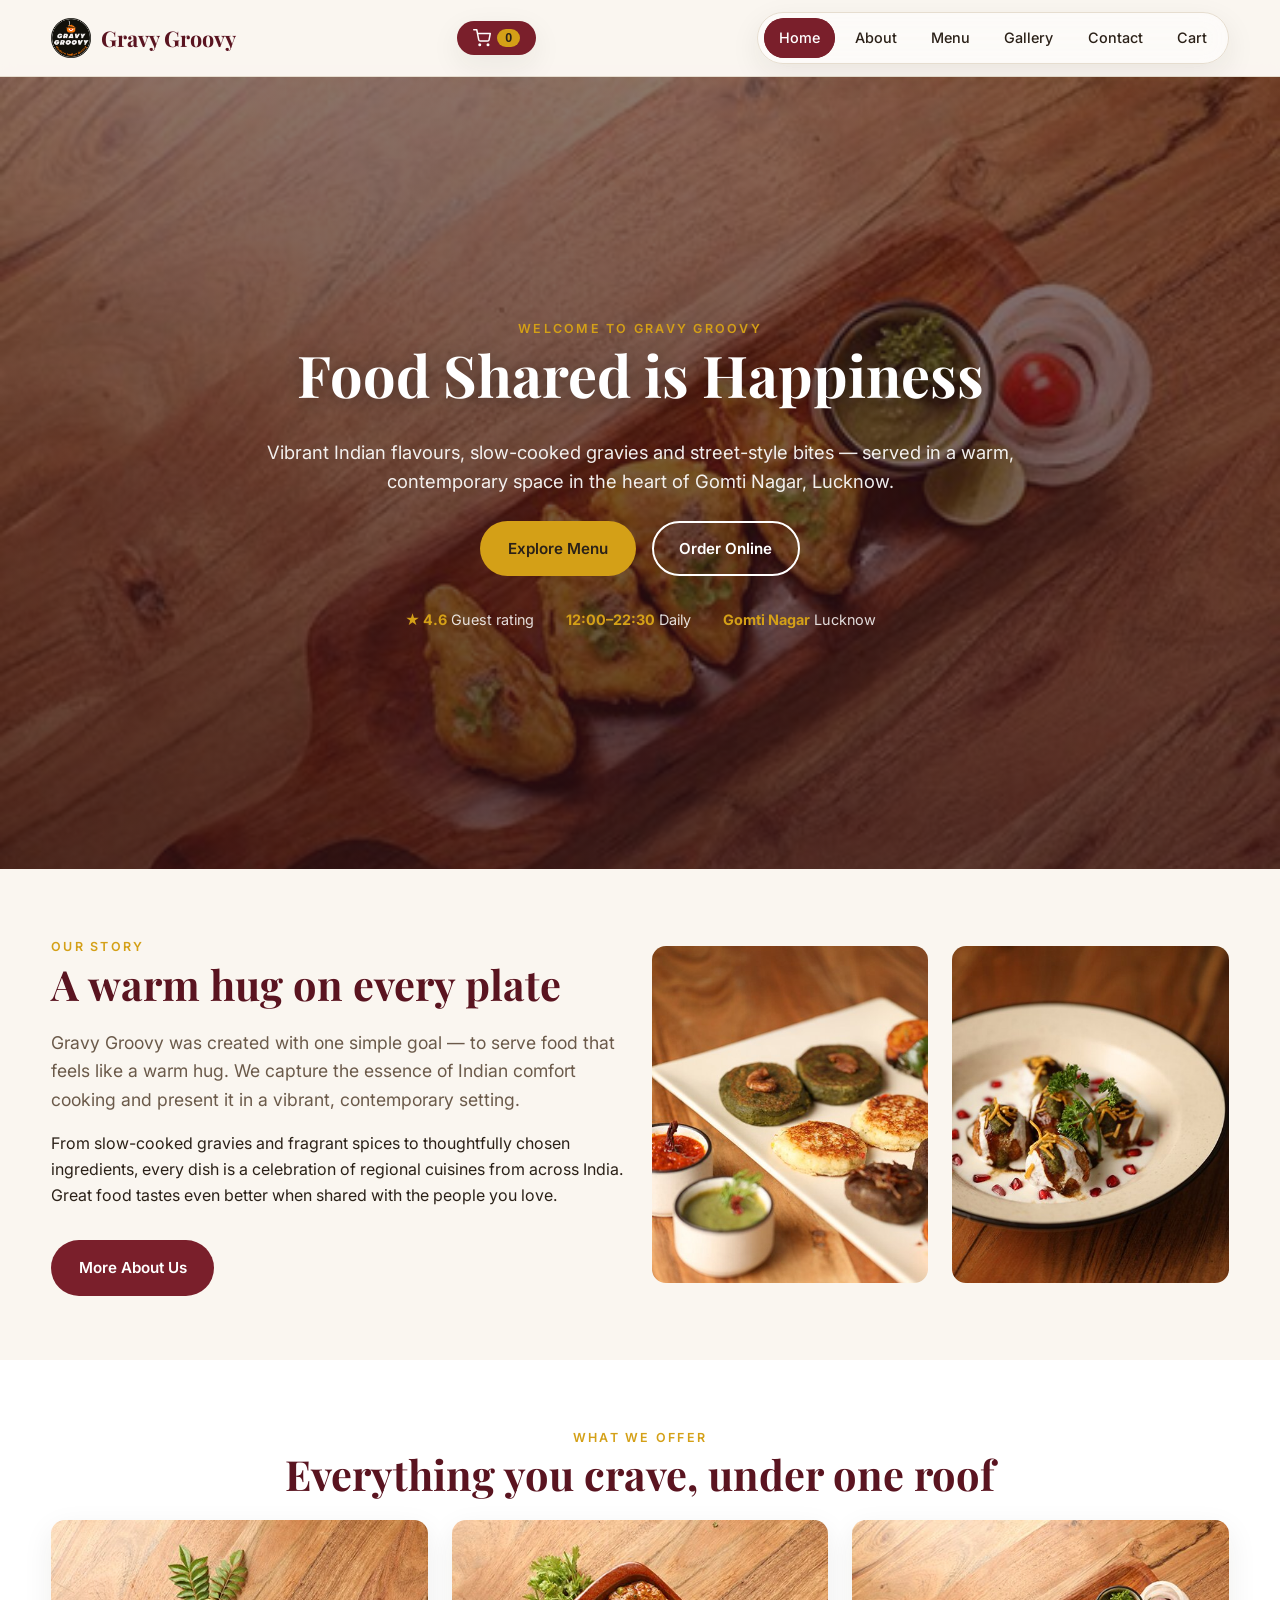
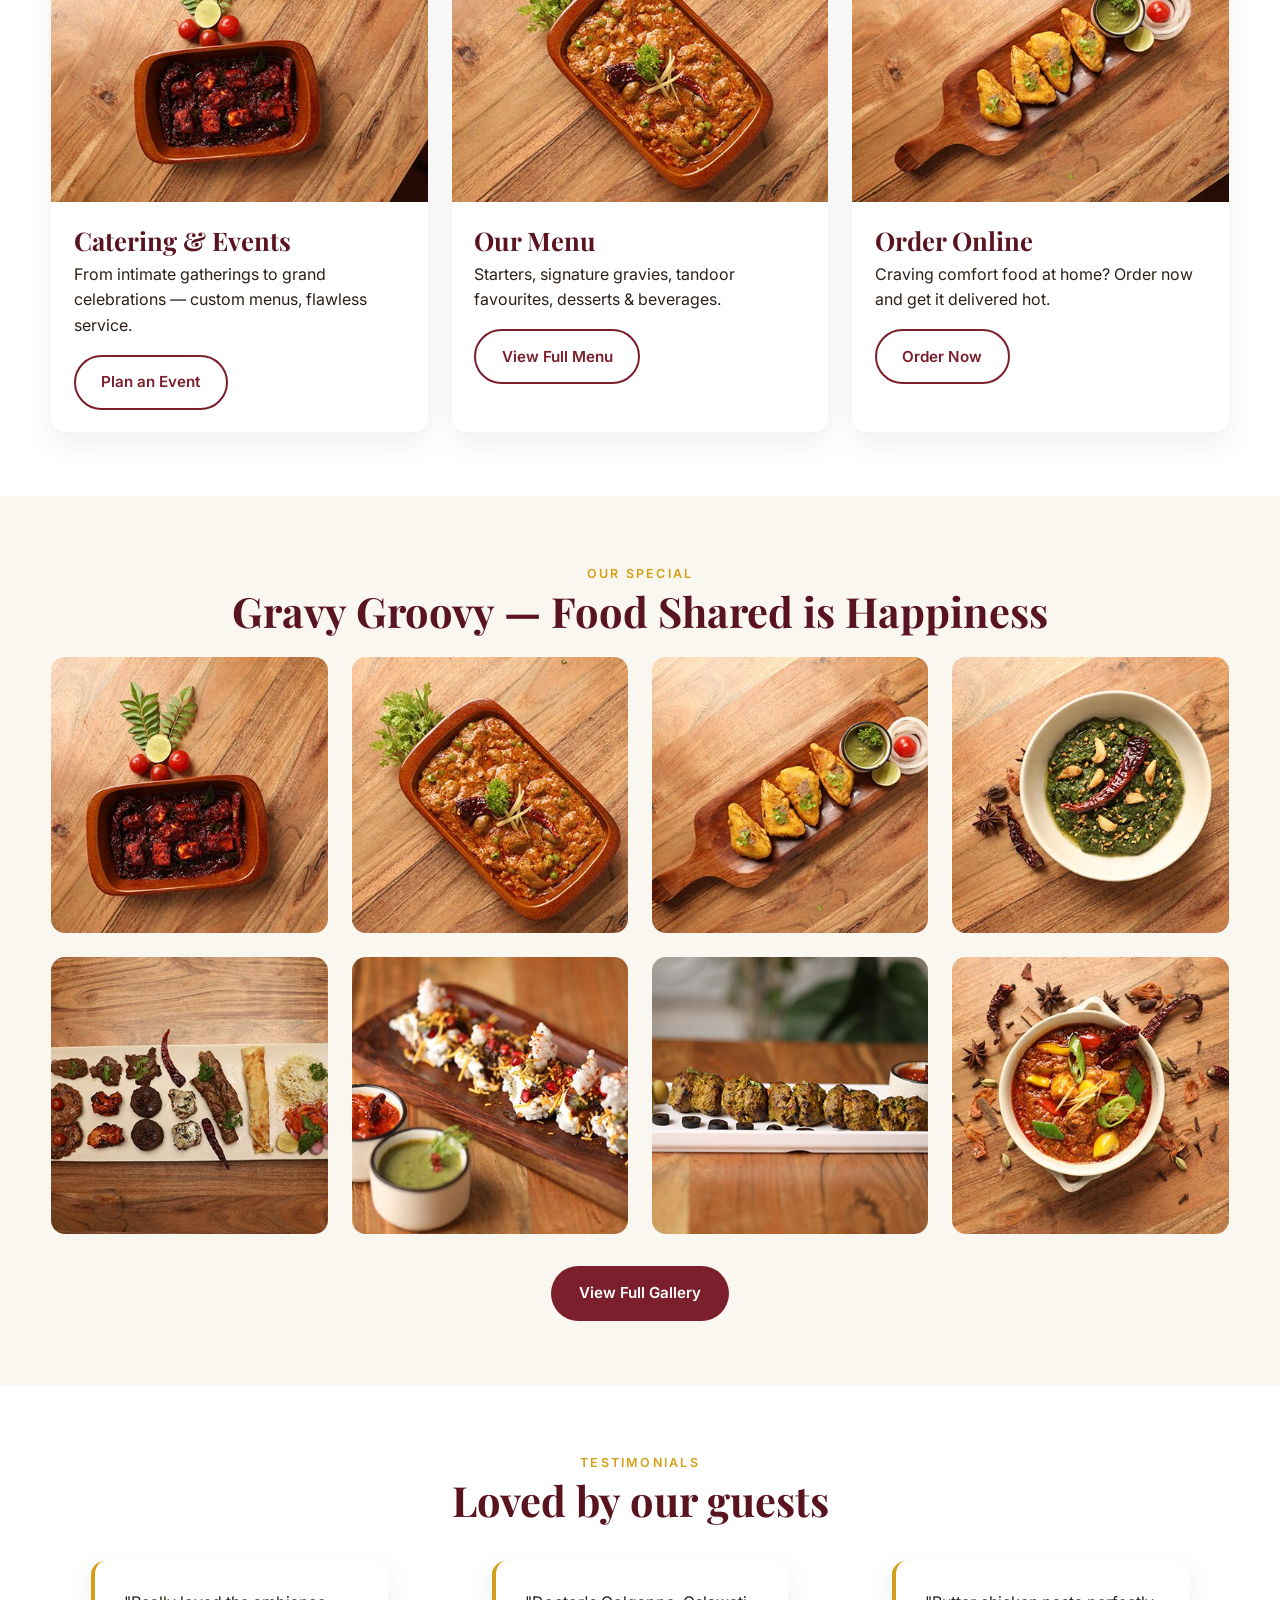
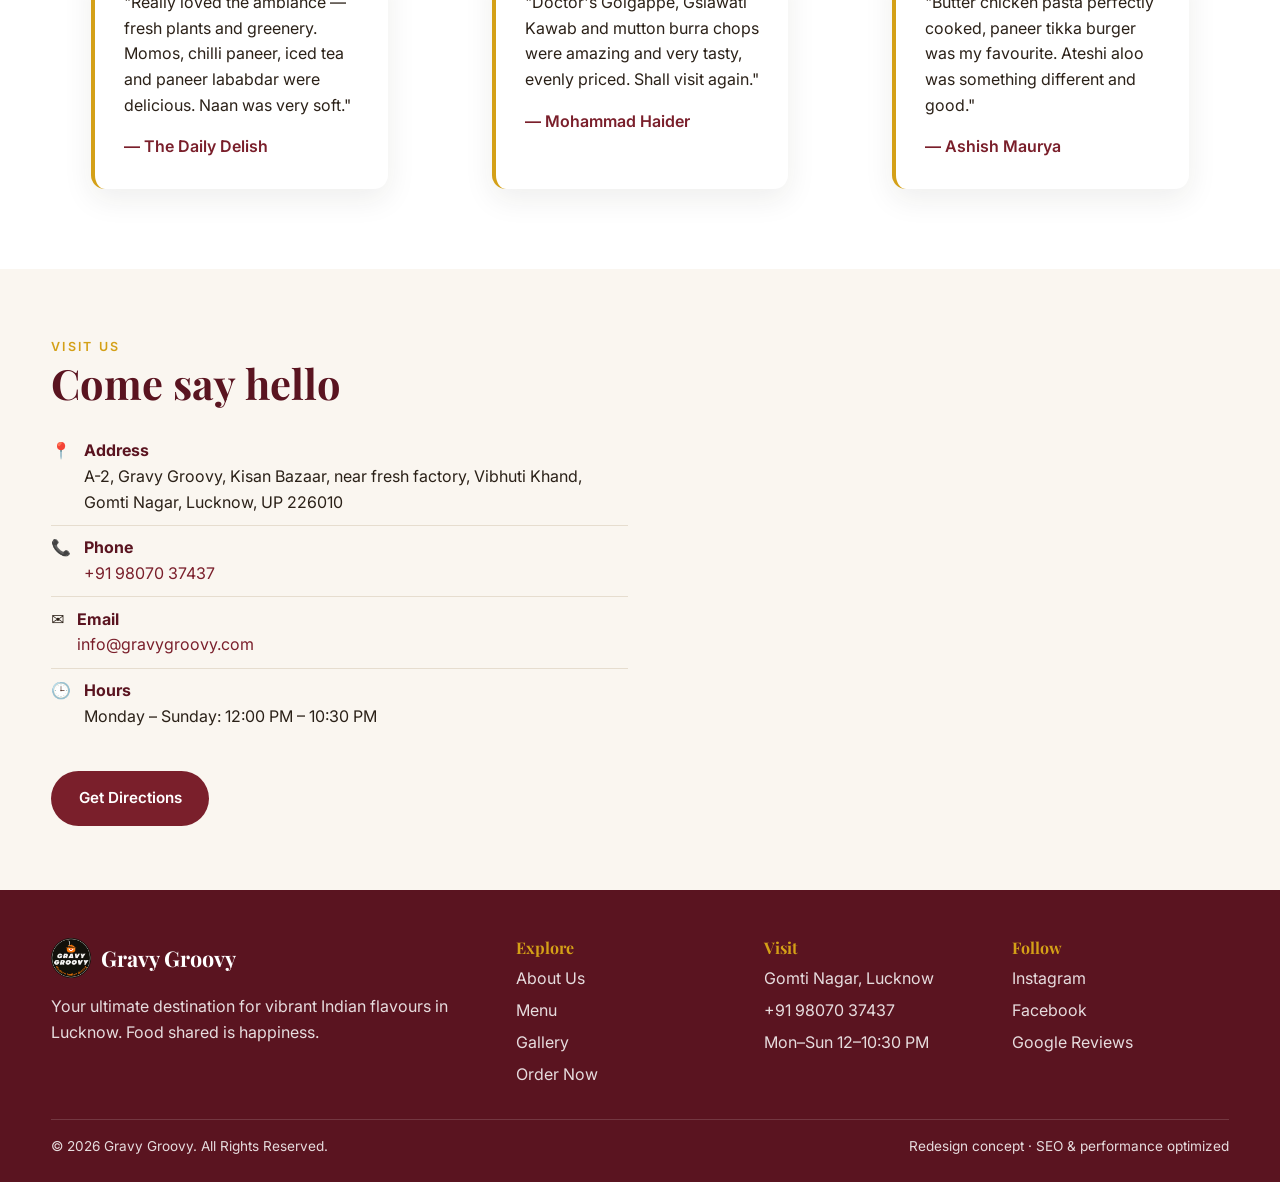
<file: index.html>
<!DOCTYPE html>
<html lang="en-IN">
<head>
<meta charset="UTF-8">
<meta name="viewport" content="width=device-width, initial-scale=1.0">
<title>Gravy Groovy — Indian Restaurant in Lucknow | Dine, Order & Celebrate</title>
<meta name="description" content="Gravy Groovy is a vibrant Indian restaurant in Gomti Nagar, Lucknow. Authentic gravies, tandoor, street food, desserts & catering. Open daily 12 PM–10:30 PM. Order online.">
<meta name="keywords" content="Gravy Groovy, restaurant Lucknow, Indian restaurant Gomti Nagar, best food Lucknow, catering Lucknow, order food online Lucknow">
<link rel="canonical" href="https://gravygroovy.com/">
<meta property="og:type" content="website">
<meta property="og:title" content="Gravy Groovy — Indian Restaurant in Lucknow">
<meta property="og:description" content="Vibrant Indian flavours, warm ambience & catering in Gomti Nagar, Lucknow. Open daily.">
<meta property="og:image" content="https://gravygroovy.com/assets/img/events5.jpg">
<meta property="og:url" content="https://gravygroovy.com/">
<meta name="twitter:card" content="summary_large_image">
<link rel="icon" href="assets/img/logo.png">
<link rel="preconnect" href="https://fonts.googleapis.com">
<link rel="preconnect" href="https://fonts.gstatic.com" crossorigin>
<link href="https://fonts.googleapis.com/css2?family=Inter:wght@400;500;600;700&family=Playfair+Display:wght@600;700&display=swap" rel="stylesheet">
<link rel="stylesheet" href="assets/css/style.css?v=7">
<script type="application/ld+json">
{
  "@context": "https://schema.org",
  "@type": "Restaurant",
  "name": "Gravy Groovy",
  "image": "https://gravygroovy.com/assets/img/events5.jpg",
  "address": {
    "@type": "PostalAddress",
    "streetAddress": "A-2, Kisan Bazaar, near fresh factory, Vibhuti Khand, Gomti Nagar",
    "addressLocality": "Lucknow",
    "addressRegion": "Uttar Pradesh",
    "postalCode": "226010",
    "addressCountry": "IN"
  },
  "telephone": "+91-98070-37437",
  "servesCuisine": ["Indian", "Chinese", "Street Food"],
  "priceRange": "₹₹",
  "openingHours": "Mo-Su 12:00-22:30",
  "url": "https://gravygroovy.com/",
  "menu": "https://gravygroovy.com/menu.html"
}
</script>
</head>
<body>
<a class="skip-link" href="#main">Skip to content</a>
<header class="site-header">
  <div class="container">
    <a class="logo" href="index.html"><img src="assets/img/logo.png" alt="Gravy Groovy logo" width="40" height="40">Gravy Groovy</a>
    <button class="cart-btn" type="button" aria-label="Open cart" href="cart.html" data-cart-link><svg width="18" height="18" viewBox="0 0 24 24" fill="none" stroke="currentColor" stroke-width="2" stroke-linecap="round" stroke-linejoin="round" aria-hidden="true"><circle cx="9" cy="21" r="1"/><circle cx="20" cy="21" r="1"/><path d="M1 1h4l2.68 13.39a2 2 0 0 0 2 1.61h9.72a2 2 0 0 0 2-1.61L23 6H6"/></svg> <span class="cart-count" aria-live="polite">0</span></a>
    <button class="nav-toggle" aria-expanded="false" aria-label="Toggle menu">☰</button>
    <nav class="nav" aria-label="Primary">
      <a href="index.html">Home</a>
      <a href="about.html">About</a>
      <a href="menu.html">Menu</a>
      <a href="gallery.html">Gallery</a>
      <a href="contact.html">Contact</a>
      
    <a href="cart.html">Cart</a></nav>
  </div>
</header>

<main id="main">
  <section class="hero" aria-label="Welcome">
    <div class="content container">
      <span class="eyebrow" style="color:var(--color-accent);">Welcome to Gravy Groovy</span>
      <h1>Food Shared is Happiness</h1>
      <p>Vibrant Indian flavours, slow-cooked gravies and street-style bites — served in a warm, contemporary space in the heart of Gomti Nagar, Lucknow.</p>
      <div class="actions">
        <a href="menu.html" class="btn btn--accent">Explore Menu</a>
        <a href="#" data-open-cart class="btn btn--ghost pulse" style="color:#fff;border-color:#fff;">Order Online</a>
      </div>
      <div class="meta">
        <span><strong>★ 4.6</strong> Guest rating</span>
        <span><strong>12:00–22:30</strong> Daily</span>
        <span><strong>Gomti Nagar</strong> Lucknow</span>
      </div>
    </div>
  </section>

  <section class="section">
    <div class="container">
      <div class="grid grid--2" style="align-items:center;">
        <div class="reveal">
          <span class="eyebrow">Our Story</span>
          <h2>A warm hug on every plate</h2>
          <p class="lead">Gravy Groovy was created with one simple goal — to serve food that feels like a warm hug. We capture the essence of Indian comfort cooking and present it in a vibrant, contemporary setting.</p>
          <p>From slow-cooked gravies and fragrant spices to thoughtfully chosen ingredients, every dish is a celebration of regional cuisines from across India. Great food tastes even better when shared with the people you love.</p>
          <a href="about.html" class="btn btn--primary mt-1">More About Us</a>
        </div>
        <div class="grid grid--2">
          <img src="assets/img/food5.jpg" alt="Signature Indian gravy dish at Gravy Groovy" loading="lazy" width="400" height="300" style="border-radius:var(--radius);">
          <img src="assets/img/food6.jpg" alt="Freshly prepared meal at Gravy Groovy restaurant" loading="lazy" width="400" height="300" style="border-radius:var(--radius);">
        </div>
      </div>
    </div>
  </section>

  <section class="section section--alt">
    <div class="container">
      <div class="text-center mb-1">
        <span class="eyebrow">What We Offer</span>
        <h2>Everything you crave, under one roof</h2>
      </div>
      <div class="grid grid--3">
        <article class="card reveal">
          <img src="assets/img/events1.jpg" alt="Catering and events at Gravy Groovy" loading="lazy" width="400" height="300">
          <div class="card__body">
            <h3>Catering &amp; Events</h3>
            <p>From intimate gatherings to grand celebrations — custom menus, flawless service.</p>
            <a href="contact.html" class="btn btn--ghost">Plan an Event</a>
          </div>
        </article>
        <article class="card reveal">
          <img src="assets/img/events2.jpg" alt="Gravy Groovy menu selection" loading="lazy" width="400" height="300">
          <div class="card__body">
            <h3>Our Menu</h3>
            <p>Starters, signature gravies, tandoor favourites, desserts &amp; beverages.</p>
            <a href="menu.html" class="btn btn--ghost">View Full Menu</a>
          </div>
        </article>
        <article class="card reveal">
          <img src="assets/img/events5.jpg" alt="Fresh food prepared at Gravy Groovy" loading="lazy" width="400" height="300">
          <div class="card__body">
            <h3>Order Online</h3>
            <p>Craving comfort food at home? Order now and get it delivered hot.</p>
            <a href="#" data-open-cart class="btn btn--ghost">Order Now</a>
          </div>
        </article>
      </div>
    </div>
  </section>

  <section class="section">
    <div class="container">
      <div class="text-center mb-1">
        <span class="eyebrow">Our Special</span>
        <h2>Gravy Groovy — Food Shared is Happiness</h2>
      </div>
      <div class="grid grid--4">
        <img src="assets/img/events1.jpg" alt="Gravy Groovy dish" loading="lazy" style="border-radius:var(--radius);aspect-ratio:1/1;object-fit:cover;">
        <img src="assets/img/events2.jpg" alt="Gravy Groovy ambience" loading="lazy" style="border-radius:var(--radius);aspect-ratio:1/1;object-fit:cover;">
        <img src="assets/img/events5.jpg" alt="Gravy Groovy food" loading="lazy" style="border-radius:var(--radius);aspect-ratio:1/1;object-fit:cover;">
        <img src="assets/img/events6.jpg" alt="Gravy Groovy platter" loading="lazy" style="border-radius:var(--radius);aspect-ratio:1/1;object-fit:cover;">
        <img src="assets/img/events3.jpg" alt="Gravy Groovy interior" loading="lazy" style="border-radius:var(--radius);aspect-ratio:1/1;object-fit:cover;">
        <img src="assets/img/events17.jpg" alt="Gravy Groovy celebration" loading="lazy" style="border-radius:var(--radius);aspect-ratio:1/1;object-fit:cover;">
        <img src="assets/img/events18.jpg" alt="Gravy Groovy kitchen" loading="lazy" style="border-radius:var(--radius);aspect-ratio:1/1;object-fit:cover;">
        <img src="assets/img/events16.jpg" alt="Gravy Groovy dining" loading="lazy" style="border-radius:var(--radius);aspect-ratio:1/1;object-fit:cover;">
      </div>
      <div class="text-center mt-2"><a href="gallery.html" class="btn btn--primary">View Full Gallery</a></div>
    </div>
  </section>

  <section class="section section--alt">
    <div class="container">
      <div class="text-center mb-1">
        <span class="eyebrow">Testimonials</span>
        <h2>Loved by our guests</h2>
      </div>
      <div class="grid grid--3">
        <blockquote class="testimonial">
          <p>"Really loved the ambiance — fresh plants and greenery. Momos, chilli paneer, iced tea and paneer lababdar were delicious. Naan was very soft."</p>
          <footer>— The Daily Delish</footer>
        </blockquote>
        <blockquote class="testimonial">
          <p>"Doctor's Golgappe, Gslawati Kawab and mutton burra chops were amazing and very tasty, evenly priced. Shall visit again."</p>
          <footer>— Mohammad Haider</footer>
        </blockquote>
        <blockquote class="testimonial">
          <p>"Butter chicken pasta perfectly cooked, paneer tikka burger was my favourite. Ateshi aloo was something different and good."</p>
          <footer>— Ashish Maurya</footer>
        </blockquote>
      </div>
    </div>
  </section>

  <section class="section">
    <div class="container">
      <div class="grid grid--2" style="align-items:center;">
        <div>
          <span class="eyebrow">Visit Us</span>
          <h2>Come say hello</h2>
          <ul class="info-list">
            <li><span>📍</span><div><strong>Address</strong><br>A-2, Gravy Groovy, Kisan Bazaar, near fresh factory, Vibhuti Khand, Gomti Nagar, Lucknow, UP 226010</div></li>
            <li><span>📞</span><div><strong>Phone</strong><br><a href="tel:+919807037437">+91 98070 37437</a></div></li>
            <li><span>✉️</span><div><strong>Email</strong><br><a href="mailto:info@gravygroovy.com">info@gravygroovy.com</a></div></li>
            <li><span>🕒</span><div><strong>Hours</strong><br>Monday – Sunday: 12:00 PM – 10:30 PM</div></li>
          </ul>
          <a href="contact.html" class="btn btn--primary mt-2">Get Directions</a>
        </div>
        <div>
          <iframe class="map-embed" title="Gravy Groovy location map" loading="lazy" referrerpolicy="no-referrer-when-downgrade" src="https://www.google.com/maps?q=A-2+Gravy+Groovy+Kisan+Bazaar+Vibhuti+Khand+Gomti+Nagar+Lucknow&output=embed"></iframe>
        </div>
      </div>
    </div>
  </section>
</main>

<footer class="site-footer">
  <div class="container">
    <div class="footer-grid">
      <div>
        <a class="logo" href="index.html" style="color:#fff;"><img src="assets/img/logo.png" alt="Gravy Groovy logo" width="40" height="40">Gravy Groovy</a>
        <p style="margin-top:1rem;">Your ultimate destination for vibrant Indian flavours in Lucknow. Food shared is happiness.</p>
      </div>
      <div>
        <h4>Explore</h4>
        <ul style="list-style:none;padding:0;margin:0;display:grid;gap:.4rem;">
          <li><a href="about.html">About Us</a></li>
          <li><a href="menu.html">Menu</a></li>
          <li><a href="gallery.html">Gallery</a></li>
          <li><a href="#" href="cart.html" data-cart-link>Order Now</a></li>
        </ul>
      </div>
      <div>
        <h4>Visit</h4>
        <ul style="list-style:none;padding:0;margin:0;display:grid;gap:.4rem;">
          <li>Gomti Nagar, Lucknow</li>
          <li>+91 98070 37437</li>
          <li>Mon–Sun 12–10:30 PM</li>
        </ul>
      </div>
      <div>
        <h4>Follow</h4>
        <ul style="list-style:none;padding:0;margin:0;display:grid;gap:.4rem;">
          <li><a href="#">Instagram</a></li>
          <li><a href="#">Facebook</a></li>
          <li><a href="#">Google Reviews</a></li>
        </ul>
      </div>
    </div>
    <div class="footer-bottom">
      <span>© <span id="yr"></span> Gravy Groovy. All Rights Reserved.</span>
      <span>Redesign concept · SEO &amp; performance optimized</span>
    </div>
  </div>
</footer>
<script src="assets/js/main.js?v=7" defer></script>
<script>document.getElementById('yr').textContent=new Date().getFullYear();</script>
</body>
</html>
</file>
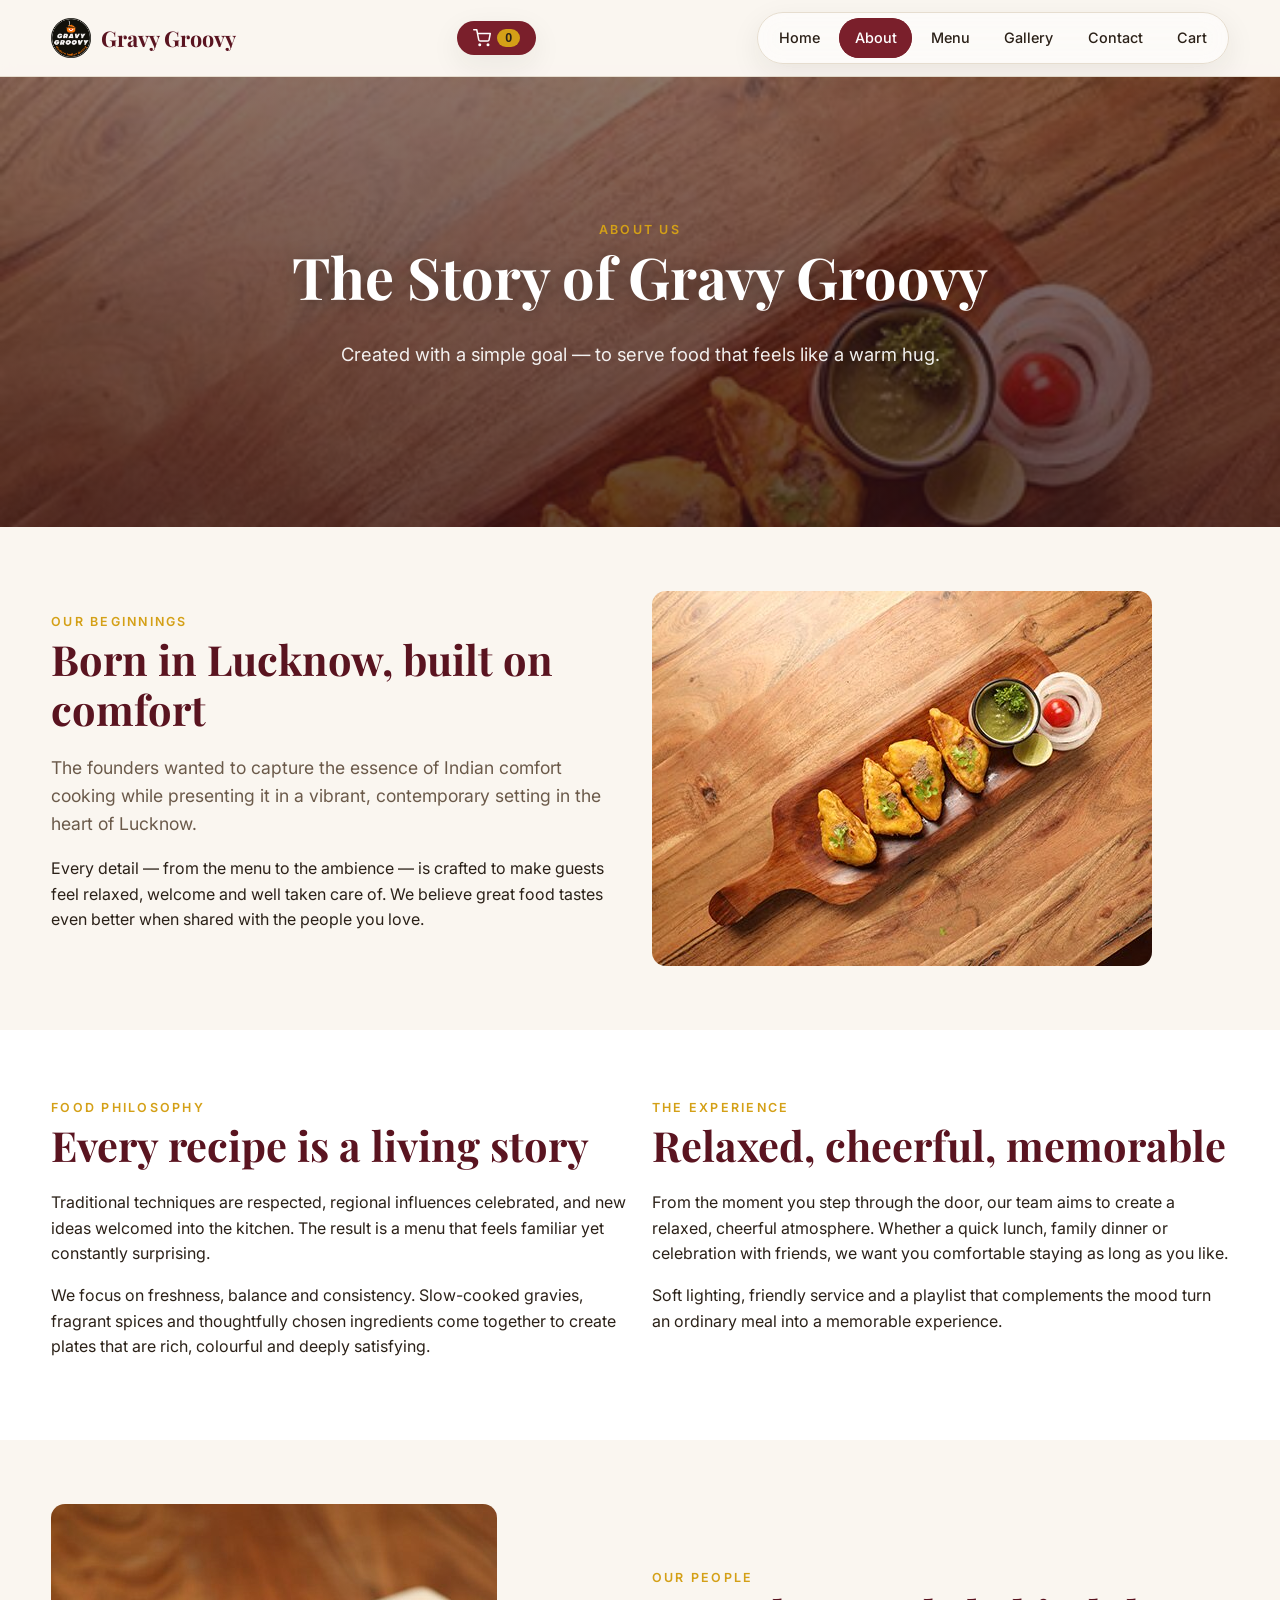
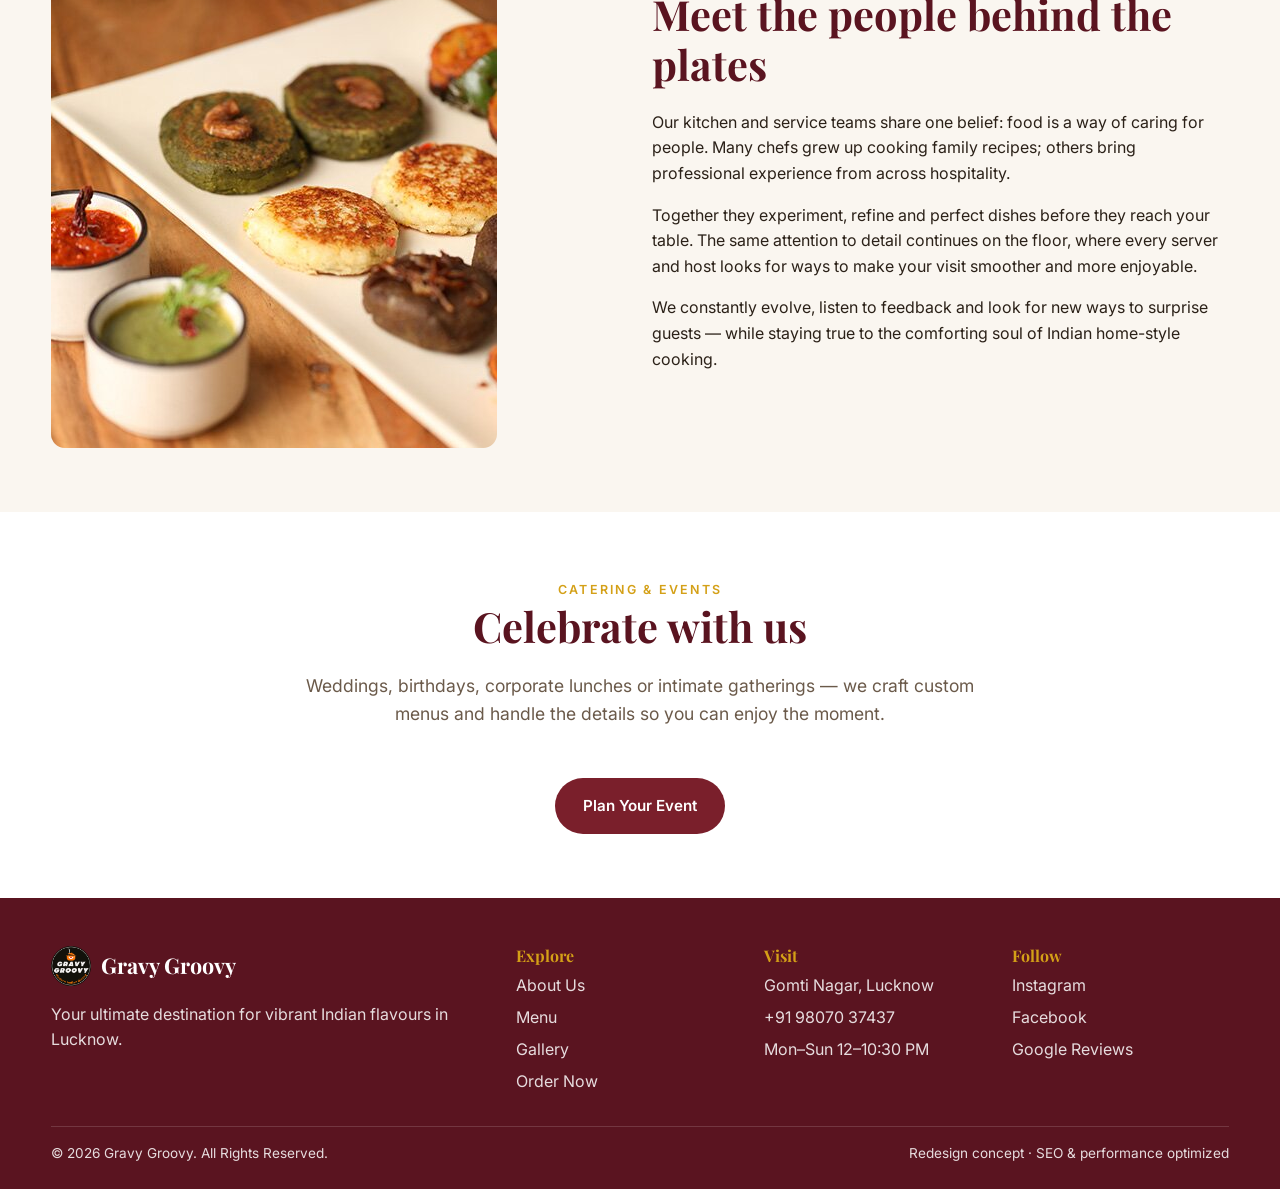
<file: about.html>
<!DOCTYPE html>
<html lang="en-IN">
<head>
<meta charset="UTF-8">
<meta name="viewport" content="width=device-width, initial-scale=1.0">
<title>About Gravy Groovy — Our Story, Philosophy & Team</title>
<meta name="description" content="Learn the story of Gravy Groovy, a Lucknow restaurant celebrating Indian comfort cooking with a contemporary twist. Our food philosophy, experience and team.">
<link rel="canonical" href="https://gravygroovy.com/about.html">
<meta property="og:title" content="About Gravy Groovy">
<meta property="og:description" content="The story, philosophy and people behind Gravy Groovy restaurant in Lucknow.">
<meta property="og:image" content="https://gravygroovy.com/assets/img/events5.jpg">
<meta property="og:url" content="https://gravygroovy.com/about.html">
<meta name="twitter:card" content="summary_large_image">
<link rel="icon" href="assets/img/logo.png">
<link rel="preconnect" href="https://fonts.googleapis.com">
<link rel="preconnect" href="https://fonts.gstatic.com" crossorigin>
<link href="https://fonts.googleapis.com/css2?family=Inter:wght@400;500;600;700&family=Playfair+Display:wght@600;700&display=swap" rel="stylesheet">
<link rel="stylesheet" href="assets/css/style.css?v=7">
</head>
<body>
<a class="skip-link" href="#main">Skip to content</a>
<header class="site-header">
  <div class="container">
    <a class="logo" href="index.html"><img src="assets/img/logo.png" alt="Gravy Groovy logo" width="40" height="40">Gravy Groovy</a>
    <button class="cart-btn" type="button" aria-label="Open cart" href="cart.html" data-cart-link><svg width="18" height="18" viewBox="0 0 24 24" fill="none" stroke="currentColor" stroke-width="2" stroke-linecap="round" stroke-linejoin="round" aria-hidden="true"><circle cx="9" cy="21" r="1"/><circle cx="20" cy="21" r="1"/><path d="M1 1h4l2.68 13.39a2 2 0 0 0 2 1.61h9.72a2 2 0 0 0 2-1.61L23 6H6"/></svg> <span class="cart-count" aria-live="polite">0</span></a>
    <button class="nav-toggle" aria-expanded="false" aria-label="Toggle menu">☰</button>
    <nav class="nav" aria-label="Primary">
      <a href="index.html">Home</a>
      <a href="about.html">About</a>
      <a href="menu.html">Menu</a>
      <a href="gallery.html">Gallery</a>
      <a href="contact.html">Contact</a>
      
    <a href="cart.html">Cart</a></nav>
  </div>
</header>

<main id="main">
  <section class="hero" style="min-height:50vh;background:linear-gradient(180deg,rgba(43,15,20,.55),rgba(43,15,20,.75)),url('assets/img/events5.jpg') center/cover no-repeat;">
    <div class="content container">
      <span class="eyebrow" style="color:var(--color-accent);">About Us</span>
      <h1>The Story of Gravy Groovy</h1>
      <p>Created with a simple goal — to serve food that feels like a warm hug.</p>
    </div>
  </section>

  <section class="section">
    <div class="container">
      <div class="grid grid--2" style="align-items:center;">
        <div>
          <span class="eyebrow">Our Beginnings</span>
          <h2>Born in Lucknow, built on comfort</h2>
          <p class="lead">The founders wanted to capture the essence of Indian comfort cooking while presenting it in a vibrant, contemporary setting in the heart of Lucknow.</p>
          <p>Every detail — from the menu to the ambience — is crafted to make guests feel relaxed, welcome and well taken care of. We believe great food tastes even better when shared with the people you love.</p>
        </div>
        <img src="assets/img/events5.jpg" alt="Inside Gravy Groovy restaurant" loading="lazy" style="border-radius:var(--radius);">
      </div>
    </div>
  </section>

  <section class="section section--alt">
    <div class="container">
      <div class="grid grid--2">
        <div>
          <span class="eyebrow">Food Philosophy</span>
          <h2>Every recipe is a living story</h2>
          <p>Traditional techniques are respected, regional influences celebrated, and new ideas welcomed into the kitchen. The result is a menu that feels familiar yet constantly surprising.</p>
          <p>We focus on freshness, balance and consistency. Slow-cooked gravies, fragrant spices and thoughtfully chosen ingredients come together to create plates that are rich, colourful and deeply satisfying.</p>
        </div>
        <div>
          <span class="eyebrow">The Experience</span>
          <h2>Relaxed, cheerful, memorable</h2>
          <p>From the moment you step through the door, our team aims to create a relaxed, cheerful atmosphere. Whether a quick lunch, family dinner or celebration with friends, we want you comfortable staying as long as you like.</p>
          <p>Soft lighting, friendly service and a playlist that complements the mood turn an ordinary meal into a memorable experience.</p>
        </div>
      </div>
    </div>
  </section>

  <section class="section">
    <div class="container">
      <div class="grid grid--2" style="align-items:center;">
        <img src="assets/img/food5.jpg" alt="Team behind Gravy Groovy" loading="lazy" style="border-radius:var(--radius);">
        <div>
          <span class="eyebrow">Our People</span>
          <h2>Meet the people behind the plates</h2>
          <p>Our kitchen and service teams share one belief: food is a way of caring for people. Many chefs grew up cooking family recipes; others bring professional experience from across hospitality.</p>
          <p>Together they experiment, refine and perfect dishes before they reach your table. The same attention to detail continues on the floor, where every server and host looks for ways to make your visit smoother and more enjoyable.</p>
          <p>We constantly evolve, listen to feedback and look for new ways to surprise guests — while staying true to the comforting soul of Indian home-style cooking.</p>
        </div>
      </div>
    </div>
  </section>

  <section class="section section--alt">
    <div class="container text-center">
      <span class="eyebrow">Catering &amp; Events</span>
      <h2>Celebrate with us</h2>
      <p class="lead" style="max-width:720px;margin-inline:auto;">Weddings, birthdays, corporate lunches or intimate gatherings — we craft custom menus and handle the details so you can enjoy the moment.</p>
      <a href="contact.html" class="btn btn--primary mt-2">Plan Your Event</a>
    </div>
  </section>
</main>

<footer class="site-footer">
  <div class="container">
    <div class="footer-grid">
      <div>
        <a class="logo" href="index.html" style="color:#fff;"><img src="assets/img/logo.png" alt="Gravy Groovy logo" width="40" height="40">Gravy Groovy</a>
        <p style="margin-top:1rem;">Your ultimate destination for vibrant Indian flavours in Lucknow.</p>
      </div>
      <div><h4>Explore</h4><ul style="list-style:none;padding:0;margin:0;display:grid;gap:.4rem;"><li><a href="about.html">About Us</a></li><li><a href="menu.html">Menu</a></li><li><a href="gallery.html">Gallery</a></li><li><a href="#" href="cart.html" data-cart-link>Order Now</a></li></ul></div>
      <div><h4>Visit</h4><ul style="list-style:none;padding:0;margin:0;display:grid;gap:.4rem;"><li>Gomti Nagar, Lucknow</li><li>+91 98070 37437</li><li>Mon–Sun 12–10:30 PM</li></ul></div>
      <div><h4>Follow</h4><ul style="list-style:none;padding:0;margin:0;display:grid;gap:.4rem;"><li><a href="#">Instagram</a></li><li><a href="#">Facebook</a></li><li><a href="#">Google Reviews</a></li></ul></div>
    </div>
    <div class="footer-bottom">
      <span>© <span class="yr"></span> Gravy Groovy. All Rights Reserved.</span>
      <span>Redesign concept · SEO &amp; performance optimized</span>
    </div>
  </div>
</footer>
<script src="assets/js/main.js?v=7" defer></script>
<script>document.querySelectorAll('.yr').forEach(e=>e.textContent=new Date().getFullYear());</script>
</body>
</html>
</file>
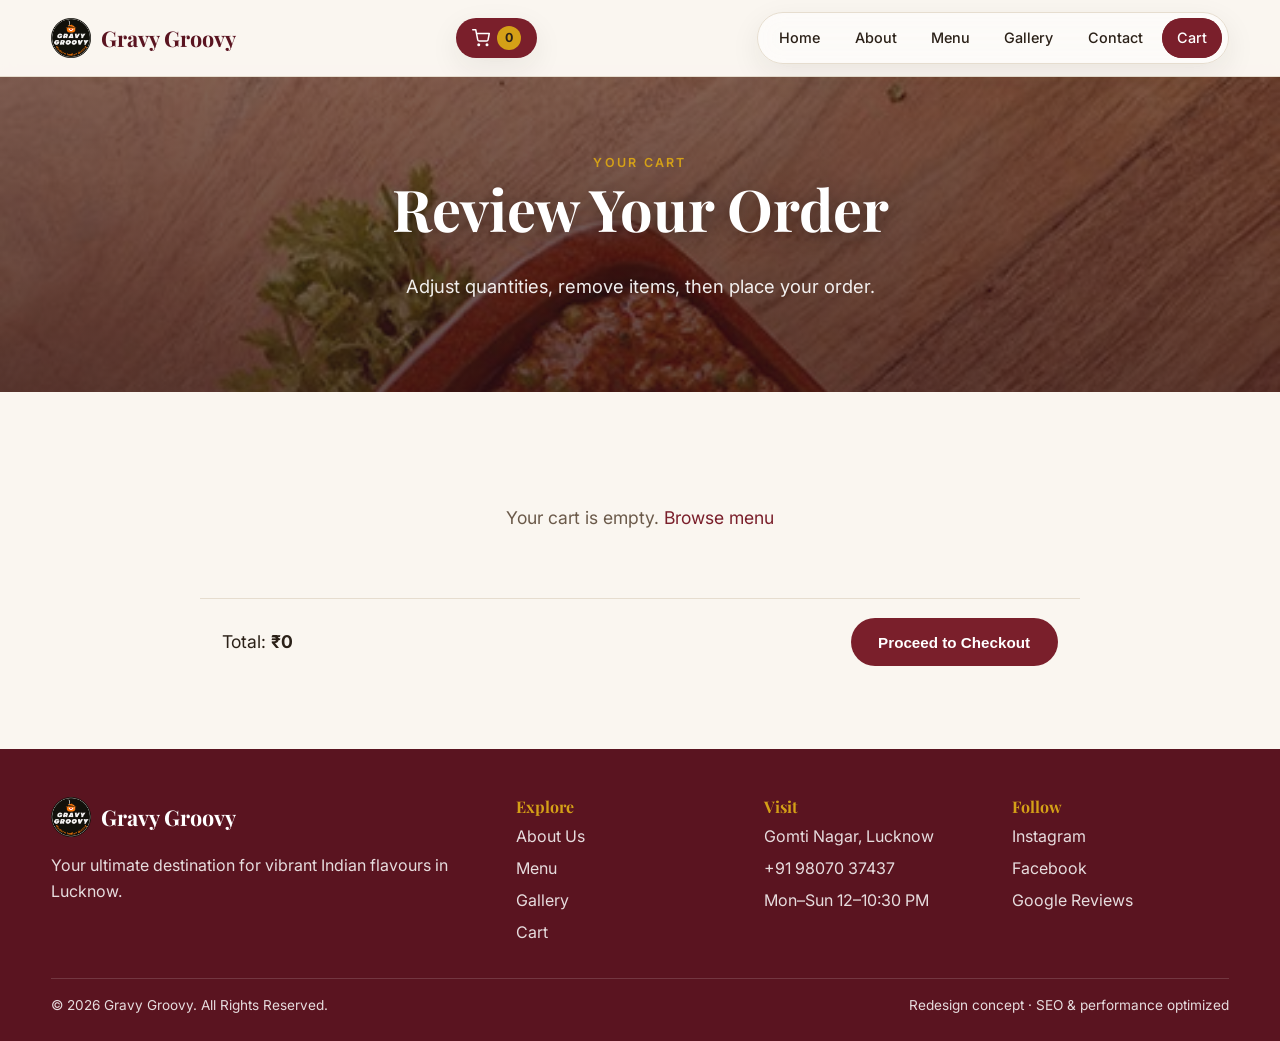
<file: cart.html>
<!DOCTYPE html>
<html lang="en-IN">
<head>
<meta charset="UTF-8">
<meta name="viewport" content="width=device-width, initial-scale=1.0">
<title>Cart — Gravy Groovy</title>
<meta name="description" content="Your cart at Gravy Groovy. Review items, adjust quantities, and place your order.">
<link rel="canonical" href="https://gravygroovy.com/cart.html">
<meta property="og:title" content="Cart — Gravy Groovy">
<meta property="og:description" content="Review and place your Gravy Groovy order.">
<meta property="og:image" content="https://gravygroovy.com/assets/img/events2.jpg">
<meta property="og:url" content="https://gravygroovy.com/cart.html">
<meta name="twitter:card" content="summary_large_image">
<link rel="icon" href="assets/img/logo.png">
<link rel="preconnect" href="https://fonts.googleapis.com">
<link rel="preconnect" href="https://fonts.gstatic.com" crossorigin>
<link href="https://fonts.googleapis.com/css2?family=Inter:wght@400;500;600;700&family=Playfair+Display:wght@600;700&display=swap" rel="stylesheet">
<link rel="stylesheet" href="assets/css/style.css?v=7">
</head>
<body data-page="cart">
<a class="skip-link" href="#main">Skip to content</a>
<header class="site-header">
  <div class="container">
    <a class="logo" href="index.html"><img src="assets/img/logo.png" alt="Gravy Groovy logo" width="40" height="40">Gravy Groovy</a>
    <a class="cart-btn" href="cart.html" aria-label="Cart"><svg width="18" height="18" viewBox="0 0 24 24" fill="none" stroke="currentColor" stroke-width="2" stroke-linecap="round" stroke-linejoin="round" aria-hidden="true"><circle cx="9" cy="21" r="1"/><circle cx="20" cy="21" r="1"/><path d="M1 1h4l2.68 13.39a2 2 0 0 0 2 1.61h9.72a2 2 0 0 0 2-1.61L23 6H6"/></svg> <span class="cart-count" aria-live="polite">0</span></a>
    <button class="nav-toggle" aria-expanded="false" aria-label="Toggle menu">☰</button>
    <nav class="nav" aria-label="Primary">
      <a href="index.html">Home</a>
      <a href="about.html">About</a>
      <a href="menu.html">Menu</a>
      <a href="gallery.html">Gallery</a>
      <a href="contact.html">Contact</a>
      <a href="cart.html">Cart</a>
    </nav>
  </div>
</header>

<main id="main">
  <section class="hero" style="min-height:35vh;background:linear-gradient(180deg,rgba(43,15,20,.6),rgba(43,15,20,.75)),url('assets/img/events2.jpg') center/cover no-repeat;">
    <div class="content container">
      <span class="eyebrow" style="color:var(--color-accent);">Your Cart</span>
      <h1>Review Your Order</h1>
      <p>Adjust quantities, remove items, then place your order.</p>
    </div>
  </section>

  <section class="section">
    <div class="container" style="max-width:880px;">
      <div id="cart-page" class="cart-page">
        <div class="cart-items cart-page-items"></div>
        <div class="cart-footer" style="justify-content:space-between;">
          <div class="cart-total">Total: <strong>₹<span class="cart-total-val">0</span></strong></div>
          <button class="btn btn--primary cart-checkout-page" type="button">Proceed to Checkout</button>
        </div>
      </div>

      <div id="checkout-page" class="checkout-page" hidden>
        <h2>Checkout</h2>
        <form class="form" data-checkout-page>
          <div class="form-row">
            <div class="field"><label for="cpname">Name</label><input id="cpname" name="name" type="text" required autocomplete="name"></div>
            <div class="field"><label for="cpphone">Phone</label><input id="cpphone" name="phone" type="tel" required autocomplete="tel"></div>
          </div>
          <div class="field"><label for="cpaddr">Delivery address (or 'Pickup')</label><input id="cpaddr" name="address" type="text" required></div>
          <div class="field"><label for="cpnotes">Notes</label><textarea id="cpnotes" name="notes" placeholder="Any special instructions"></textarea></div>
          <div class="cart-summary cart-page-summary"></div>
          <button type="submit" class="btn btn--primary">Place Order</button>
          <p class="form-success" hidden style="color:var(--color-success);font-weight:600;">Order placed! We'll call you to confirm. 🎉</p>
        </form>
        <button class="btn btn--ghost mt-2" type="button" data-back-to-cart>← Back to cart</button>
      </div>
    </div>
  </section>
</main>

<footer class="site-footer">
  <div class="container">
    <div class="footer-grid">
      <div><a class="logo" href="index.html" style="color:#fff;"><img src="assets/img/logo.png" alt="Gravy Groovy logo" width="40" height="40">Gravy Groovy</a><p style="margin-top:1rem;">Your ultimate destination for vibrant Indian flavours in Lucknow.</p></div>
      <div><h4>Explore</h4><ul style="list-style:none;padding:0;margin:0;display:grid;gap:.4rem;"><li><a href="about.html">About Us</a></li><li><a href="menu.html">Menu</a></li><li><a href="gallery.html">Gallery</a></li><li><a href="cart.html">Cart</a></li></ul></div>
      <div><h4>Visit</h4><ul style="list-style:none;padding:0;margin:0;display:grid;gap:.4rem;"><li>Gomti Nagar, Lucknow</li><li>+91 98070 37437</li><li>Mon–Sun 12–10:30 PM</li></ul></div>
      <div><h4>Follow</h4><ul style="list-style:none;padding:0;margin:0;display:grid;gap:.4rem;"><li><a href="#">Instagram</a></li><li><a href="#">Facebook</a></li><li><a href="#">Google Reviews</a></li></ul></div>
    </div>
    <div class="footer-bottom">
      <span>© <span class="yr"></span> Gravy Groovy. All Rights Reserved.</span>
      <span>Redesign concept · SEO &amp; performance optimized</span>
    </div>
  </div>
</footer>
<script src="assets/js/main.js?v=7" defer></script>
<script>document.querySelectorAll('.yr').forEach(e=>e.textContent=new Date().getFullYear());</script>
</body>
</html>
</file>
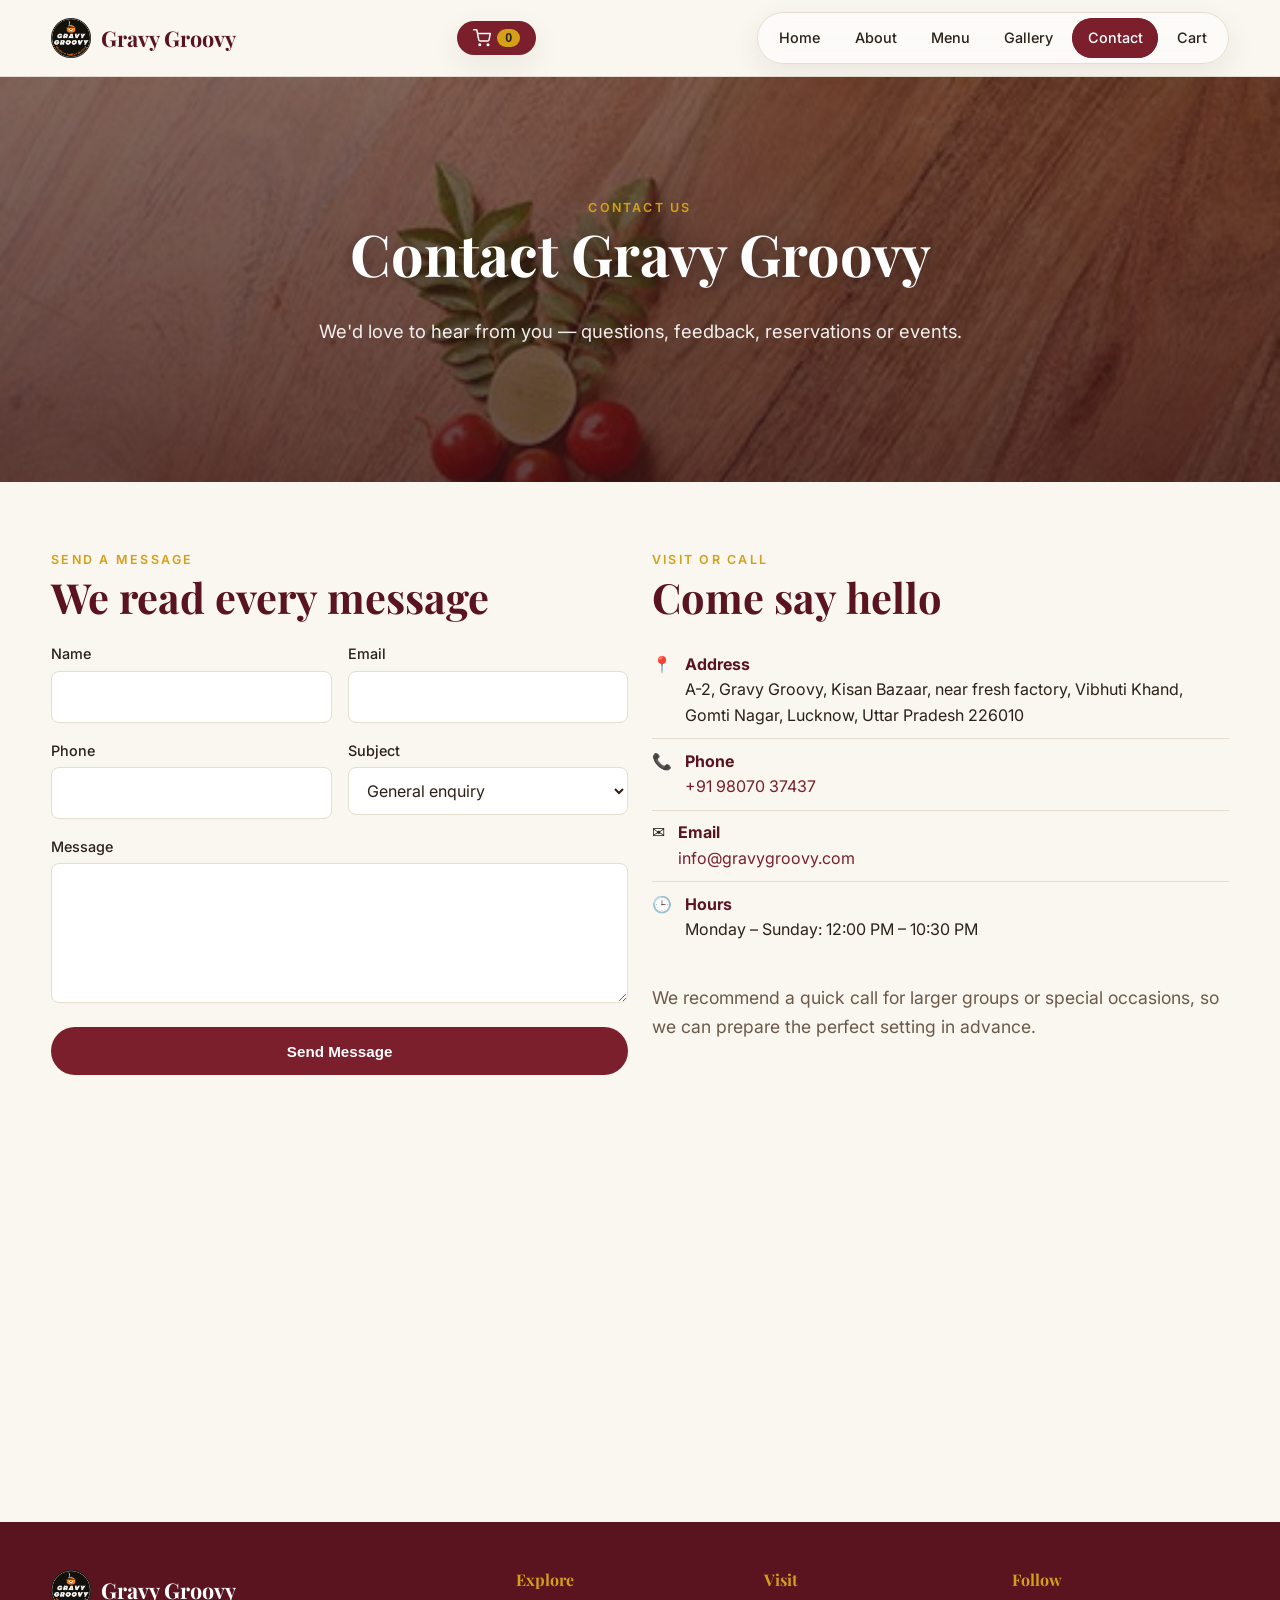
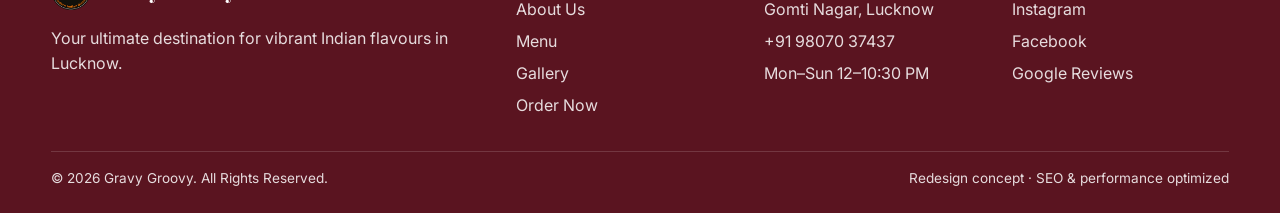
<file: contact.html>
<!DOCTYPE html>
<html lang="en-IN">
<head>
<meta charset="UTF-8">
<meta name="viewport" content="width=device-width, initial-scale=1.0">
<title>Contact Gravy Groovy — Lucknow Restaurant</title>
<meta name="description" content="Contact Gravy Groovy in Gomti Nagar, Lucknow. Address, phone, email, hours and enquiry form for reservations, catering and events.">
<link rel="canonical" href="https://gravygroovy.com/contact.html">
<meta property="og:title" content="Contact Gravy Groovy">
<meta property="og:description" content="Get in touch with Gravy Groovy restaurant in Lucknow for reservations, catering and enquiries.">
<meta property="og:image" content="https://gravygroovy.com/assets/img/events1.jpg">
<meta property="og:url" content="https://gravygroovy.com/contact.html">
<meta name="twitter:card" content="summary_large_image">
<link rel="icon" href="assets/img/logo.png">
<link rel="preconnect" href="https://fonts.googleapis.com">
<link rel="preconnect" href="https://fonts.gstatic.com" crossorigin>
<link href="https://fonts.googleapis.com/css2?family=Inter:wght@400;500;600;700&family=Playfair+Display:wght@600;700&display=swap" rel="stylesheet">
<link rel="stylesheet" href="assets/css/style.css?v=7">
<script type="application/ld+json">
{
  "@context": "https://schema.org",
  "@type": "Restaurant",
  "name": "Gravy Groovy",
  "telephone": "+91-98070-37437",
  "email": "info@gravygroovy.com",
  "address": {
    "@type": "PostalAddress",
    "streetAddress": "A-2, Kisan Bazaar, near fresh factory, Vibhuti Khand, Gomti Nagar",
    "addressLocality": "Lucknow",
    "addressRegion": "Uttar Pradesh",
    "postalCode": "226010",
    "addressCountry": "IN"
  },
  "openingHours": "Mo-Su 12:00-22:30"
}
</script>
</head>
<body>
<a class="skip-link" href="#main">Skip to content</a>
<header class="site-header">
  <div class="container">
    <a class="logo" href="index.html"><img src="assets/img/logo.png" alt="Gravy Groovy logo" width="40" height="40">Gravy Groovy</a>
    <button class="cart-btn" type="button" aria-label="Open cart" href="cart.html" data-cart-link><svg width="18" height="18" viewBox="0 0 24 24" fill="none" stroke="currentColor" stroke-width="2" stroke-linecap="round" stroke-linejoin="round" aria-hidden="true"><circle cx="9" cy="21" r="1"/><circle cx="20" cy="21" r="1"/><path d="M1 1h4l2.68 13.39a2 2 0 0 0 2 1.61h9.72a2 2 0 0 0 2-1.61L23 6H6"/></svg> <span class="cart-count" aria-live="polite">0</span></a>
    <button class="nav-toggle" aria-expanded="false" aria-label="Toggle menu">☰</button>
    <nav class="nav" aria-label="Primary">
      <a href="index.html">Home</a>
      <a href="about.html">About</a>
      <a href="menu.html">Menu</a>
      <a href="gallery.html">Gallery</a>
      <a href="contact.html">Contact</a>
      
    <a href="cart.html">Cart</a></nav>
  </div>
</header>

<main id="main">
  <section class="hero" style="min-height:45vh;background:linear-gradient(180deg,rgba(43,15,20,.6),rgba(43,15,20,.75)),url('assets/img/events1.jpg') center/cover no-repeat;">
    <div class="content container">
      <span class="eyebrow" style="color:var(--color-accent);">Contact Us</span>
      <h1>Contact Gravy Groovy</h1>
      <p>We'd love to hear from you — questions, feedback, reservations or events.</p>
    </div>
  </section>

  <section class="section">
    <div class="container">
      <div class="grid grid--2" style="align-items:start;">
        <div>
          <span class="eyebrow">Send a Message</span>
          <h2>We read every message</h2>
          <form class="form" data-demo>
            <div class="form-row">
              <div class="field"><label for="name">Name</label><input id="name" name="name" type="text" required autocomplete="name"></div>
              <div class="field"><label for="email">Email</label><input id="email" name="email" type="email" required autocomplete="email"></div>
            </div>
            <div class="form-row">
              <div class="field"><label for="phone">Phone</label><input id="phone" name="phone" type="tel" autocomplete="tel"></div>
              <div class="field"><label for="subject">Subject</label><select id="subject" name="subject"><option>General enquiry</option><option>Table reservation</option><option>Catering &amp; events</option><option>Feedback</option></select></div>
            </div>
            <div class="field"><label for="message">Message</label><textarea id="message" name="message" required></textarea></div>
            <button type="submit" class="btn btn--primary">Send Message</button>
            <p class="form-success" hidden style="color:var(--color-success);font-weight:600;">Thanks! Your message has been received. We'll get back to you shortly.</p>
          </form>
        </div>
        <div>
          <span class="eyebrow">Visit or Call</span>
          <h2>Come say hello</h2>
          <ul class="info-list">
            <li><span>📍</span><div><strong>Address</strong><br>A-2, Gravy Groovy, Kisan Bazaar, near fresh factory, Vibhuti Khand, Gomti Nagar, Lucknow, Uttar Pradesh 226010</div></li>
            <li><span>📞</span><div><strong>Phone</strong><br><a href="tel:+919807037437">+91 98070 37437</a></div></li>
            <li><span>✉️</span><div><strong>Email</strong><br><a href="mailto:info@gravygroovy.com">info@gravygroovy.com</a></div></li>
            <li><span>🕒</span><div><strong>Hours</strong><br>Monday – Sunday: 12:00 PM – 10:30 PM</div></li>
          </ul>
          <p class="lead mt-2">We recommend a quick call for larger groups or special occasions, so we can prepare the perfect setting in advance.</p>
          <iframe class="map-embed mt-2" title="Gravy Groovy location map" loading="lazy" referrerpolicy="no-referrer-when-downgrade" src="https://www.google.com/maps?q=A-2+Gravy+Groovy+Kisan+Bazaar+Vibhuti+Khand+Gomti+Nagar+Lucknow&output=embed"></iframe>
        </div>
      </div>
    </div>
  </section>
</main>

<footer class="site-footer">
  <div class="container">
    <div class="footer-grid">
      <div><a class="logo" href="index.html" style="color:#fff;"><img src="assets/img/logo.png" alt="Gravy Groovy logo" width="40" height="40">Gravy Groovy</a><p style="margin-top:1rem;">Your ultimate destination for vibrant Indian flavours in Lucknow.</p></div>
      <div><h4>Explore</h4><ul style="list-style:none;padding:0;margin:0;display:grid;gap:.4rem;"><li><a href="about.html">About Us</a></li><li><a href="menu.html">Menu</a></li><li><a href="gallery.html">Gallery</a></li><li><a href="#" href="cart.html" data-cart-link>Order Now</a></li></ul></div>
      <div><h4>Visit</h4><ul style="list-style:none;padding:0;margin:0;display:grid;gap:.4rem;"><li>Gomti Nagar, Lucknow</li><li>+91 98070 37437</li><li>Mon–Sun 12–10:30 PM</li></ul></div>
      <div><h4>Follow</h4><ul style="list-style:none;padding:0;margin:0;display:grid;gap:.4rem;"><li><a href="#">Instagram</a></li><li><a href="#">Facebook</a></li><li><a href="#">Google Reviews</a></li></ul></div>
    </div>
    <div class="footer-bottom">
      <span>© <span class="yr"></span> Gravy Groovy. All Rights Reserved.</span>
      <span>Redesign concept · SEO &amp; performance optimized</span>
    </div>
  </div>
</footer>
<script src="assets/js/main.js?v=7" defer></script>
<script>document.querySelectorAll('.yr').forEach(e=>e.textContent=new Date().getFullYear());</script>
</body>
</html>
</file>
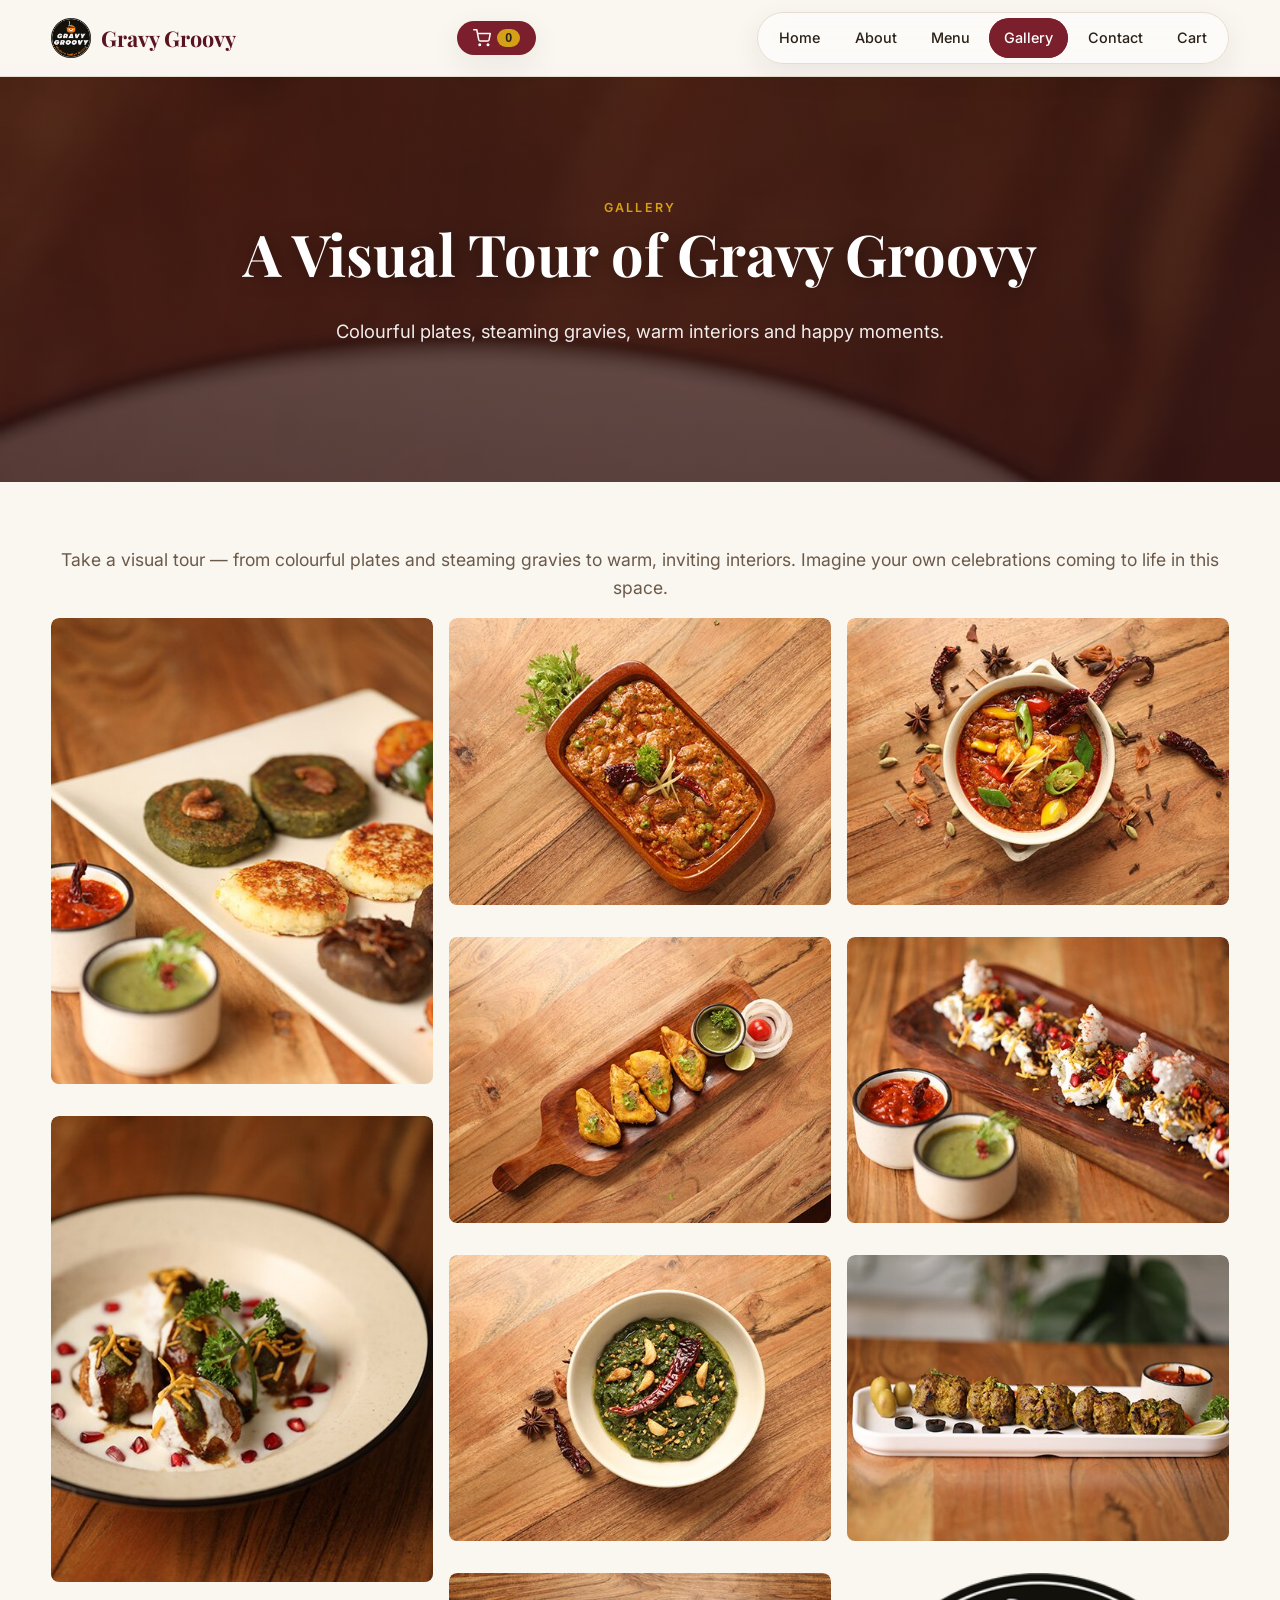
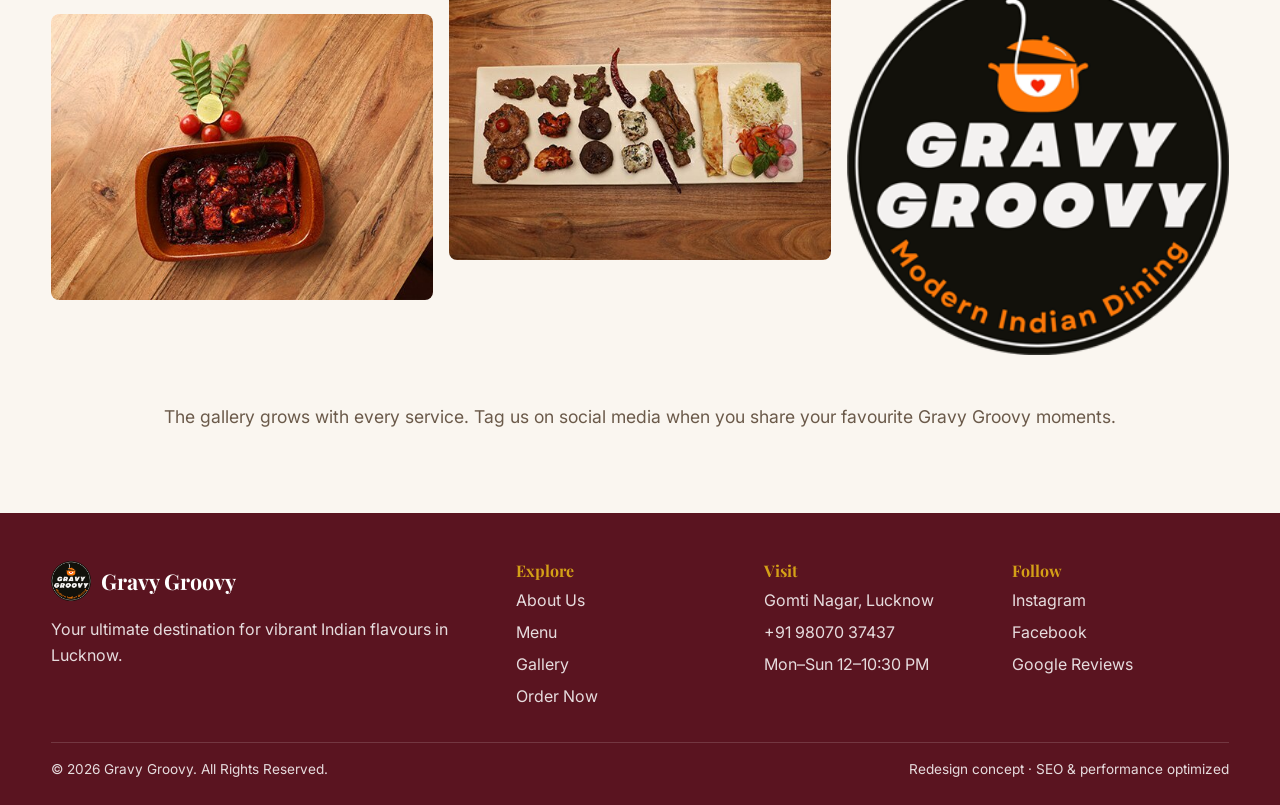
<file: gallery.html>
<!DOCTYPE html>
<html lang="en-IN">
<head>
<meta charset="UTF-8">
<meta name="viewport" content="width=device-width, initial-scale=1.0">
<title>Gallery — Gravy Groovy Restaurant Lucknow</title>
<meta name="description" content="Photo gallery of Gravy Groovy: colourful Indian dishes, steaming gravies, warm interiors and happy guests in Lucknow.">
<link rel="canonical" href="https://gravygroovy.com/gallery.html">
<meta property="og:title" content="Gravy Groovy Gallery">
<meta property="og:description" content="A visual tour of Gravy Groovy restaurant in Lucknow.">
<meta property="og:image" content="https://gravygroovy.com/assets/img/food6.jpg">
<meta property="og:url" content="https://gravygroovy.com/gallery.html">
<meta name="twitter:card" content="summary_large_image">
<link rel="icon" href="assets/img/logo.png">
<link rel="preconnect" href="https://fonts.googleapis.com">
<link rel="preconnect" href="https://fonts.gstatic.com" crossorigin>
<link href="https://fonts.googleapis.com/css2?family=Inter:wght@400;500;600;700&family=Playfair+Display:wght@600;700&display=swap" rel="stylesheet">
<link rel="stylesheet" href="assets/css/style.css?v=7">
</head>
<body>
<a class="skip-link" href="#main">Skip to content</a>
<header class="site-header">
  <div class="container">
    <a class="logo" href="index.html"><img src="assets/img/logo.png" alt="Gravy Groovy logo" width="40" height="40">Gravy Groovy</a>
    <button class="cart-btn" type="button" aria-label="Open cart" href="cart.html" data-cart-link><svg width="18" height="18" viewBox="0 0 24 24" fill="none" stroke="currentColor" stroke-width="2" stroke-linecap="round" stroke-linejoin="round" aria-hidden="true"><circle cx="9" cy="21" r="1"/><circle cx="20" cy="21" r="1"/><path d="M1 1h4l2.68 13.39a2 2 0 0 0 2 1.61h9.72a2 2 0 0 0 2-1.61L23 6H6"/></svg> <span class="cart-count" aria-live="polite">0</span></a>
    <button class="nav-toggle" aria-expanded="false" aria-label="Toggle menu">☰</button>
    <nav class="nav" aria-label="Primary">
      <a href="index.html">Home</a>
      <a href="about.html">About</a>
      <a href="menu.html">Menu</a>
      <a href="gallery.html">Gallery</a>
      <a href="contact.html">Contact</a>
      
    <a href="cart.html">Cart</a></nav>
  </div>
</header>

<main id="main">
  <section class="hero" style="min-height:45vh;background:linear-gradient(180deg,rgba(43,15,20,.6),rgba(43,15,20,.75)),url('assets/img/food6.jpg') center/cover no-repeat;">
    <div class="content container">
      <span class="eyebrow" style="color:var(--color-accent);">Gallery</span>
      <h1>A Visual Tour of Gravy Groovy</h1>
      <p>Colourful plates, steaming gravies, warm interiors and happy moments.</p>
    </div>
  </section>

  <section class="section">
    <div class="container">
      <p class="lead text-center mb-1">Take a visual tour — from colourful plates and steaming gravies to warm, inviting interiors. Imagine your own celebrations coming to life in this space.</p>
      <div class="masonry">
        <figure class="gallery-item reveal"><img src="assets/img/food5.jpg" alt="Paneer Lababdar gravy" loading="lazy"><figcaption>Paneer Lababdar</figcaption></figure>
        <figure class="gallery-item reveal"><img src="assets/img/food6.jpg" alt="Butter Chicken" loading="lazy"><figcaption>Butter Chicken</figcaption></figure>
        <figure class="gallery-item reveal"><img src="assets/img/events1.jpg" alt="Catering spread" loading="lazy"><figcaption>Catering Spread</figcaption></figure>
        <figure class="gallery-item reveal"><img src="assets/img/events2.jpg" alt="Table setup" loading="lazy"><figcaption>Table Setup</figcaption></figure>
        <figure class="gallery-item reveal"><img src="assets/img/events5.jpg" alt="Tandoor platter" loading="lazy"><figcaption>Tandoor Platter</figcaption></figure>
        <figure class="gallery-item reveal"><img src="assets/img/events6.jpg" alt="Steaming gravy" loading="lazy"><figcaption>Steaming Gravy</figcaption></figure>
        <figure class="gallery-item reveal"><img src="assets/img/events3.jpg" alt="Cozy interiors" loading="lazy"><figcaption>Cozy Interiors</figcaption></figure>
        <figure class="gallery-item reveal"><img src="assets/img/events16.jpg" alt="Family dining" loading="lazy"><figcaption>Family Dining</figcaption></figure>
        <figure class="gallery-item reveal"><img src="assets/img/events17.jpg" alt="Celebration" loading="lazy"><figcaption>Celebration</figcaption></figure>
        <figure class="gallery-item reveal"><img src="assets/img/events18.jpg" alt="Kitchen plating" loading="lazy"><figcaption>Kitchen Plating</figcaption></figure>
                <figure class="gallery-item reveal"><img src="assets/img/logo.png" alt="Gravy Groovy logo" loading="lazy"><figcaption>Gravy Groovy</figcaption></figure>
      </div>
      <p class="text-center mt-2 lead">The gallery grows with every service. Tag us on social media when you share your favourite Gravy Groovy moments.</p>
    </div>
  </section>
</main>

<footer class="site-footer">
  <div class="container">
    <div class="footer-grid">
      <div><a class="logo" href="index.html" style="color:#fff;"><img src="assets/img/logo.png" alt="Gravy Groovy logo" width="40" height="40">Gravy Groovy</a><p style="margin-top:1rem;">Your ultimate destination for vibrant Indian flavours in Lucknow.</p></div>
      <div><h4>Explore</h4><ul style="list-style:none;padding:0;margin:0;display:grid;gap:.4rem;"><li><a href="about.html">About Us</a></li><li><a href="menu.html">Menu</a></li><li><a href="gallery.html">Gallery</a></li><li><a href="#" href="cart.html" data-cart-link>Order Now</a></li></ul></div>
      <div><h4>Visit</h4><ul style="list-style:none;padding:0;margin:0;display:grid;gap:.4rem;"><li>Gomti Nagar, Lucknow</li><li>+91 98070 37437</li><li>Mon–Sun 12–10:30 PM</li></ul></div>
      <div><h4>Follow</h4><ul style="list-style:none;padding:0;margin:0;display:grid;gap:.4rem;"><li><a href="#">Instagram</a></li><li><a href="#">Facebook</a></li><li><a href="#">Google Reviews</a></li></ul></div>
    </div>
    <div class="footer-bottom">
      <span>© <span class="yr"></span> Gravy Groovy. All Rights Reserved.</span>
      <span>Redesign concept · SEO &amp; performance optimized</span>
    </div>
  </div>
</footer>
<script src="assets/js/main.js?v=7" defer></script>
<script>document.querySelectorAll('.yr').forEach(e=>e.textContent=new Date().getFullYear());</script>
</body>
</html>
</file>
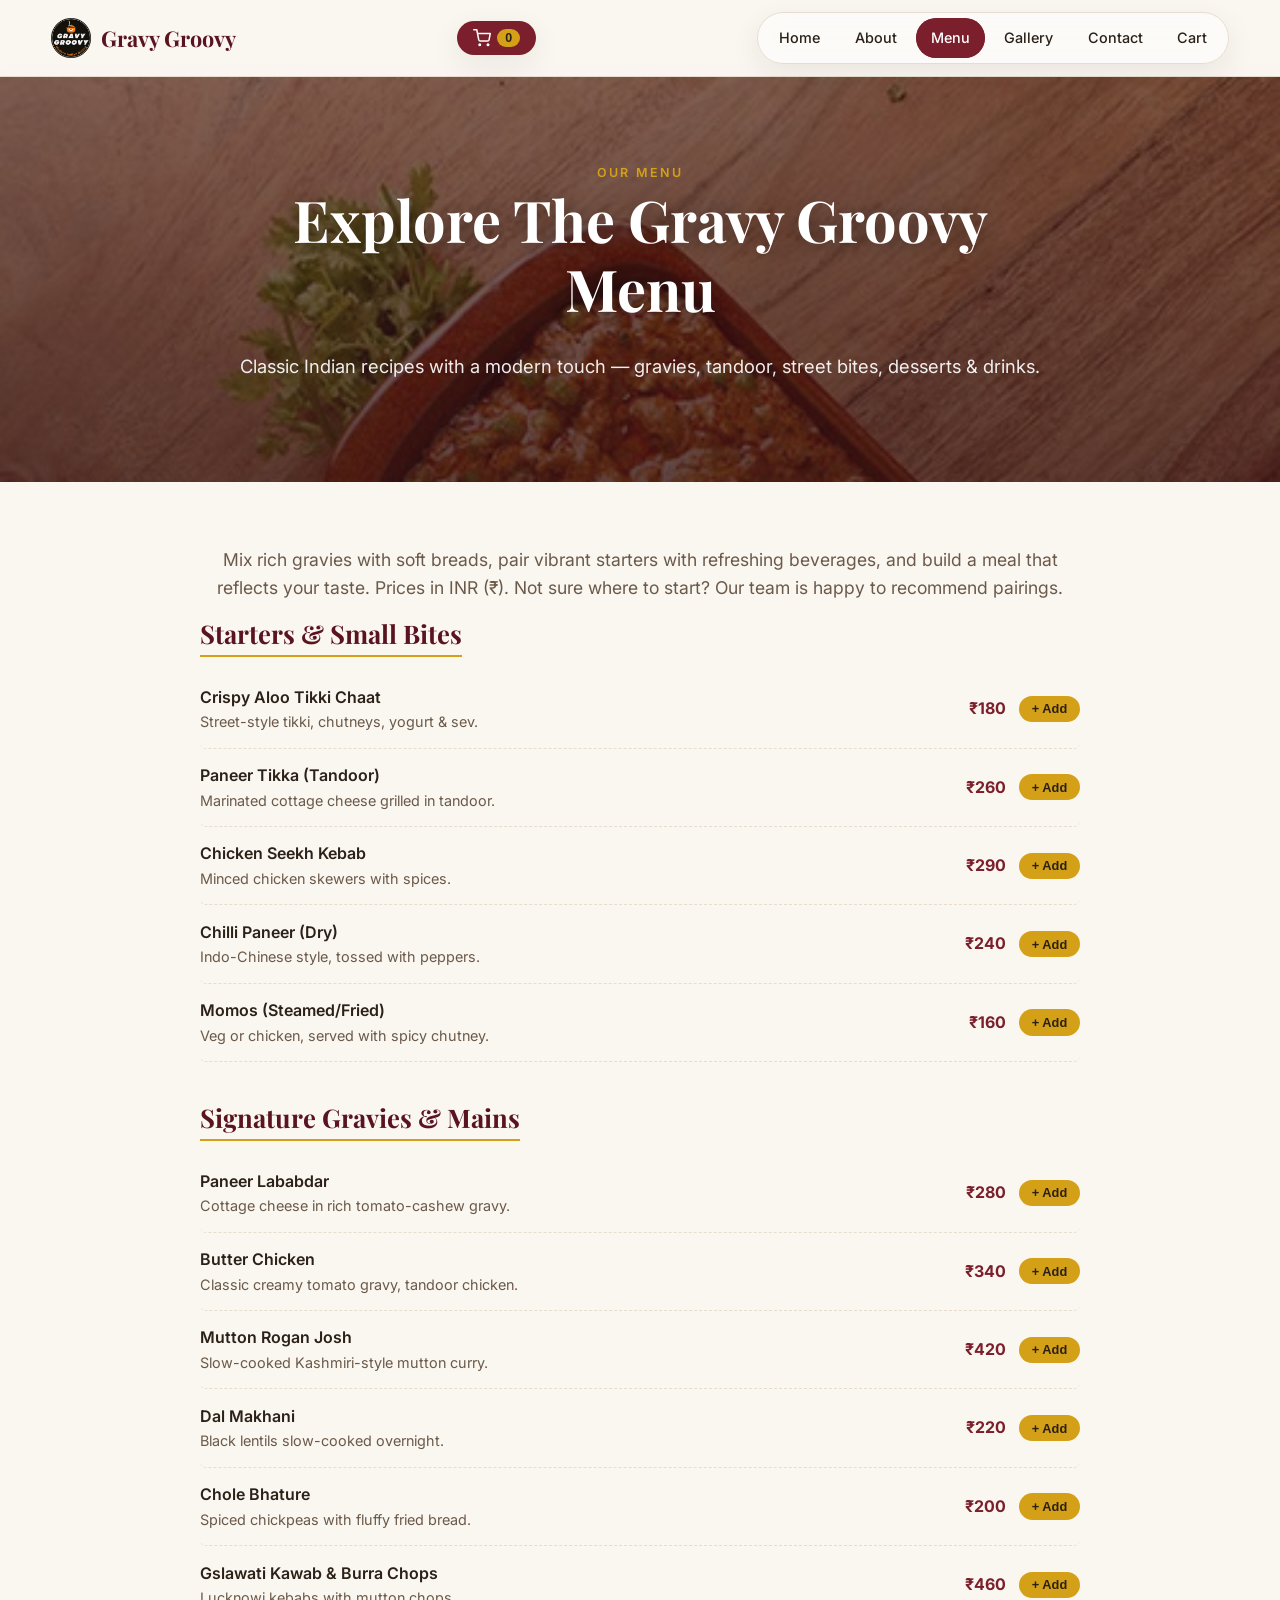
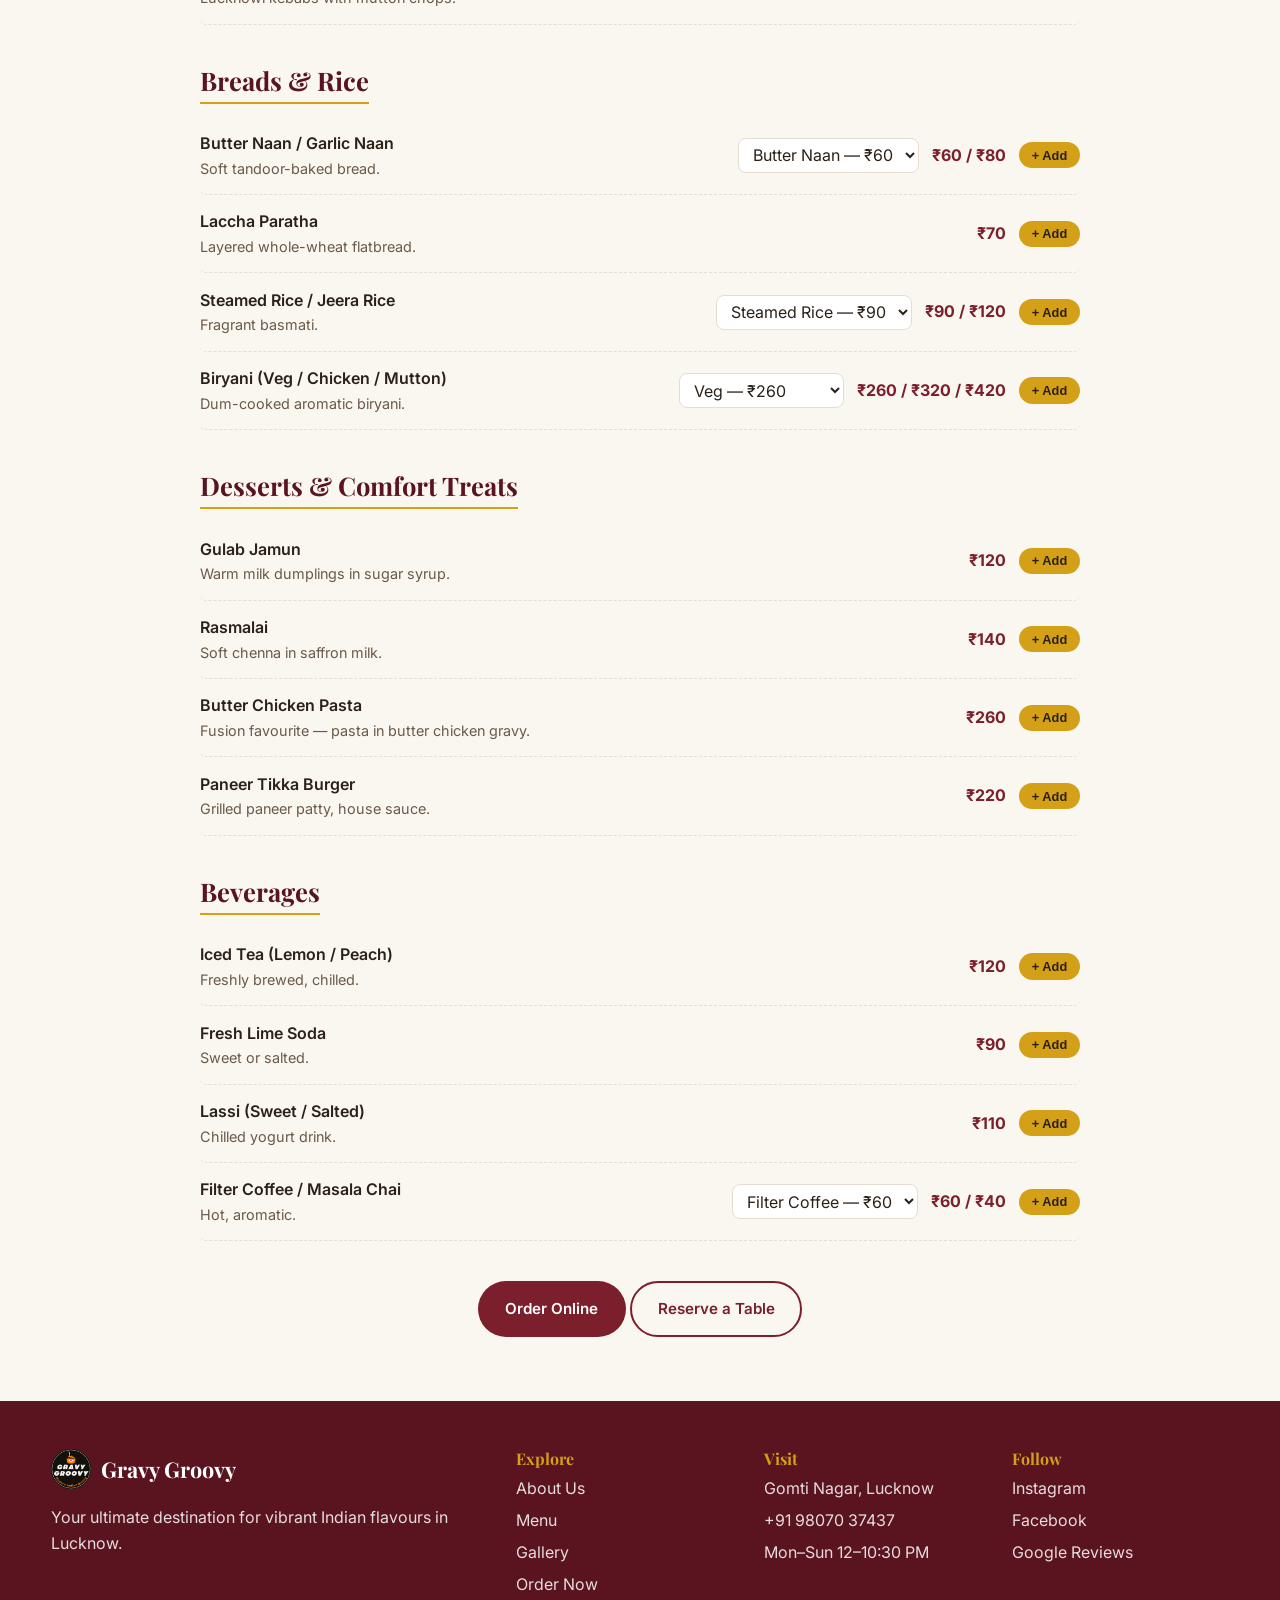
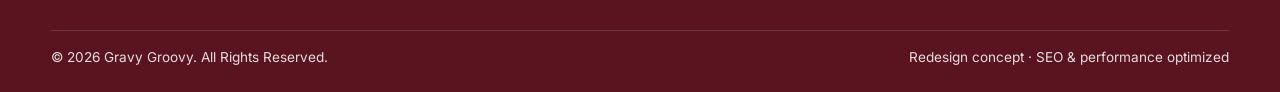
<file: menu.html>
<!DOCTYPE html>
<html lang="en-IN">
<head>
<meta charset="UTF-8">
<meta name="viewport" content="width=device-width, initial-scale=1.0">
<title>Menu — Gravy Groovy | Indian Restaurant Lucknow</title>
<meta name="description" content="Explore the Gravy Groovy menu: starters, signature gravies, tandoor favourites, desserts and beverages. Indian comfort food in Lucknow.">
<link rel="canonical" href="https://gravygroovy.com/menu.html">
<meta property="og:title" content="Gravy Groovy Menu">
<meta property="og:description" content="Starters, signature gravies, tandoor, desserts and drinks at Gravy Groovy, Lucknow.">
<meta property="og:image" content="https://gravygroovy.com/assets/img/events2.jpg">
<meta property="og:url" content="https://gravygroovy.com/menu.html">
<meta name="twitter:card" content="summary_large_image">
<link rel="icon" href="assets/img/logo.png">
<link rel="preconnect" href="https://fonts.googleapis.com">
<link rel="preconnect" href="https://fonts.gstatic.com" crossorigin>
<link href="https://fonts.googleapis.com/css2?family=Inter:wght@400;500;600;700&family=Playfair+Display:wght@600;700&display=swap" rel="stylesheet">
<link rel="stylesheet" href="assets/css/style.css?v=7">
</head>
<body>
<a class="skip-link" href="#main">Skip to content</a>
<header class="site-header">
  <div class="container">
    <a class="logo" href="index.html"><img src="assets/img/logo.png" alt="Gravy Groovy logo" width="40" height="40">Gravy Groovy</a>
    <button class="cart-btn" type="button" aria-label="Open cart" href="cart.html" data-cart-link><svg width="18" height="18" viewBox="0 0 24 24" fill="none" stroke="currentColor" stroke-width="2" stroke-linecap="round" stroke-linejoin="round" aria-hidden="true"><circle cx="9" cy="21" r="1"/><circle cx="20" cy="21" r="1"/><path d="M1 1h4l2.68 13.39a2 2 0 0 0 2 1.61h9.72a2 2 0 0 0 2-1.61L23 6H6"/></svg> <span class="cart-count" aria-live="polite">0</span></a>
    <button class="nav-toggle" aria-expanded="false" aria-label="Toggle menu">☰</button>
    <nav class="nav" aria-label="Primary">
      <a href="index.html">Home</a>
      <a href="about.html">About</a>
      <a href="menu.html">Menu</a>
      <a href="gallery.html">Gallery</a>
      <a href="contact.html">Contact</a>
      
    <a href="cart.html">Cart</a></nav>
  </div>
</header>

<main id="main">
  <section class="hero" style="min-height:45vh;background:linear-gradient(180deg,rgba(43,15,20,.6),rgba(43,15,20,.75)),url('assets/img/events2.jpg') center/cover no-repeat;">
    <div class="content container">
      <span class="eyebrow" style="color:var(--color-accent);">Our Menu</span>
      <h1>Explore The Gravy Groovy Menu</h1>
      <p>Classic Indian recipes with a modern touch — gravies, tandoor, street bites, desserts &amp; drinks.</p>
    </div>
  </section>

  <section class="section">
    <div class="container" style="max-width:880px;">
      <p class="lead text-center mb-1">Mix rich gravies with soft breads, pair vibrant starters with refreshing beverages, and build a meal that reflects your taste. Prices in INR (₹). Not sure where to start? Our team is happy to recommend pairings.</p>

      <div class="menu-section">
        <h3>Starters &amp; Small Bites</h3>
        <div class="menu-item"><div><div class="menu-item__name">Crispy Aloo Tikki Chaat</div><div class="menu-item__desc">Street-style tikki, chutneys, yogurt &amp; sev.</div></div><div class="menu-item__price">₹180</div></div>
        <div class="menu-item"><div><div class="menu-item__name">Paneer Tikka (Tandoor)</div><div class="menu-item__desc">Marinated cottage cheese grilled in tandoor.</div></div><div class="menu-item__price">₹260</div></div>
        <div class="menu-item"><div><div class="menu-item__name">Chicken Seekh Kebab</div><div class="menu-item__desc">Minced chicken skewers with spices.</div></div><div class="menu-item__price">₹290</div></div>
        <div class="menu-item"><div><div class="menu-item__name">Chilli Paneer (Dry)</div><div class="menu-item__desc">Indo-Chinese style, tossed with peppers.</div></div><div class="menu-item__price">₹240</div></div>
        <div class="menu-item"><div><div class="menu-item__name">Momos (Steamed/Fried)</div><div class="menu-item__desc">Veg or chicken, served with spicy chutney.</div></div><div class="menu-item__price">₹160</div></div>
      </div>

      <div class="menu-section">
        <h3>Signature Gravies &amp; Mains</h3>
        <div class="menu-item"><div><div class="menu-item__name">Paneer Lababdar</div><div class="menu-item__desc">Cottage cheese in rich tomato-cashew gravy.</div></div><div class="menu-item__price">₹280</div></div>
        <div class="menu-item"><div><div class="menu-item__name">Butter Chicken</div><div class="menu-item__desc">Classic creamy tomato gravy, tandoor chicken.</div></div><div class="menu-item__price">₹340</div></div>
        <div class="menu-item"><div><div class="menu-item__name">Mutton Rogan Josh</div><div class="menu-item__desc">Slow-cooked Kashmiri-style mutton curry.</div></div><div class="menu-item__price">₹420</div></div>
        <div class="menu-item"><div><div class="menu-item__name">Dal Makhani</div><div class="menu-item__desc">Black lentils slow-cooked overnight.</div></div><div class="menu-item__price">₹220</div></div>
        <div class="menu-item"><div><div class="menu-item__name">Chole Bhature</div><div class="menu-item__desc">Spiced chickpeas with fluffy fried bread.</div></div><div class="menu-item__price">₹200</div></div>
        <div class="menu-item"><div><div class="menu-item__name">Gslawati Kawab &amp; Burra Chops</div><div class="menu-item__desc">Lucknowi kebabs with mutton chops.</div></div><div class="menu-item__price">₹460</div></div>
      </div>

      <div class="menu-section">
        <h3>Breads &amp; Rice</h3>
        <div class="menu-item" data-variants="Butter Naan:60,Garlic Naan:80"><div><div class="menu-item__name">Butter Naan / Garlic Naan</div><div class="menu-item__desc">Soft tandoor-baked bread.</div></div><div class="menu-item__right"><select class="variant-select"><option value="60">Butter Naan — ₹60</option><option value="80">Garlic Naan — ₹80</option></select><div class="menu-item__price">₹60 / ₹80</div></div></div>
        <div class="menu-item"><div><div class="menu-item__name">Laccha Paratha</div><div class="menu-item__desc">Layered whole-wheat flatbread.</div></div><div class="menu-item__price">₹70</div></div>
        <div class="menu-item" data-variants="Steamed Rice:90,Jeera Rice:120"><div><div class="menu-item__name">Steamed Rice / Jeera Rice</div><div class="menu-item__desc">Fragrant basmati.</div></div><div class="menu-item__right"><select class="variant-select"><option value="90">Steamed Rice — ₹90</option><option value="120">Jeera Rice — ₹120</option></select><div class="menu-item__price">₹90 / ₹120</div></div></div>
        <div class="menu-item" data-variants="Veg Biryani:260,Chicken Biryani:320,Mutton Biryani:420"><div><div class="menu-item__name">Biryani (Veg / Chicken / Mutton)</div><div class="menu-item__desc">Dum-cooked aromatic biryani.</div></div><div class="menu-item__right"><select class="variant-select"><option value="260">Veg — ₹260</option><option value="320">Chicken — ₹320</option><option value="420">Mutton — ₹420</option></select><div class="menu-item__price">₹260 / ₹320 / ₹420</div></div></div>
      </div>

      <div class="menu-section">
        <h3>Desserts &amp; Comfort Treats</h3>
        <div class="menu-item"><div><div class="menu-item__name">Gulab Jamun</div><div class="menu-item__desc">Warm milk dumplings in sugar syrup.</div></div><div class="menu-item__price">₹120</div></div>
        <div class="menu-item"><div><div class="menu-item__name">Rasmalai</div><div class="menu-item__desc">Soft chenna in saffron milk.</div></div><div class="menu-item__price">₹140</div></div>
        <div class="menu-item"><div><div class="menu-item__name">Butter Chicken Pasta</div><div class="menu-item__desc">Fusion favourite — pasta in butter chicken gravy.</div></div><div class="menu-item__price">₹260</div></div>
        <div class="menu-item"><div><div class="menu-item__name">Paneer Tikka Burger</div><div class="menu-item__desc">Grilled paneer patty, house sauce.</div></div><div class="menu-item__price">₹220</div></div>
      </div>

      <div class="menu-section">
        <h3>Beverages</h3>
        <div class="menu-item"><div><div class="menu-item__name">Iced Tea (Lemon / Peach)</div><div class="menu-item__desc">Freshly brewed, chilled.</div></div><div class="menu-item__price">₹120</div></div>
        <div class="menu-item"><div><div class="menu-item__name">Fresh Lime Soda</div><div class="menu-item__desc">Sweet or salted.</div></div><div class="menu-item__price">₹90</div></div>
        <div class="menu-item"><div><div class="menu-item__name">Lassi (Sweet / Salted)</div><div class="menu-item__desc">Chilled yogurt drink.</div></div><div class="menu-item__price">₹110</div></div>
        <div class="menu-item" data-variants="Filter Coffee:60,Masala Chai:40"><div><div class="menu-item__name">Filter Coffee / Masala Chai</div><div class="menu-item__desc">Hot, aromatic.</div></div><div class="menu-item__right"><select class="variant-select"><option value="60">Filter Coffee — ₹60</option><option value="40">Masala Chai — ₹40</option></select><div class="menu-item__price">₹60 / ₹40</div></div></div>
      </div>

      <div class="text-center mt-2">
        <a href="#" data-open-cart class="btn btn--primary">Order Online</a>
        <a href="contact.html" class="btn btn--ghost">Reserve a Table</a>
      </div>
    </div>
  </section>
</main>

<footer class="site-footer">
  <div class="container">
    <div class="footer-grid">
      <div><a class="logo" href="index.html" style="color:#fff;"><img src="assets/img/logo.png" alt="Gravy Groovy logo" width="40" height="40">Gravy Groovy</a><p style="margin-top:1rem;">Your ultimate destination for vibrant Indian flavours in Lucknow.</p></div>
      <div><h4>Explore</h4><ul style="list-style:none;padding:0;margin:0;display:grid;gap:.4rem;"><li><a href="about.html">About Us</a></li><li><a href="menu.html">Menu</a></li><li><a href="gallery.html">Gallery</a></li><li><a href="#" href="cart.html" data-cart-link>Order Now</a></li></ul></div>
      <div><h4>Visit</h4><ul style="list-style:none;padding:0;margin:0;display:grid;gap:.4rem;"><li>Gomti Nagar, Lucknow</li><li>+91 98070 37437</li><li>Mon–Sun 12–10:30 PM</li></ul></div>
      <div><h4>Follow</h4><ul style="list-style:none;padding:0;margin:0;display:grid;gap:.4rem;"><li><a href="#">Instagram</a></li><li><a href="#">Facebook</a></li><li><a href="#">Google Reviews</a></li></ul></div>
    </div>
    <div class="footer-bottom">
      <span>© <span class="yr"></span> Gravy Groovy. All Rights Reserved.</span>
      <span>Redesign concept · SEO &amp; performance optimized</span>
    </div>
  </div>
</footer>
<script src="assets/js/main.js?v=7" defer></script>
<script>document.querySelectorAll('.yr').forEach(e=>e.textContent=new Date().getFullYear());</script>
</body>
</html>
</file>
<file: assets/css/style.css>
/* Gravy Groovy — Redesign stylesheet
   Mobile-first, accessible, performant */
:root {
  --color-bg: #faf6f0;
  --color-surface: #ffffff;
  --color-text: #2b2118;
  --color-muted: #6b5a4a;
  --color-primary: #7a1f2b;       /* deep maroon */
  --color-primary-dark: #5a1420;
  --color-accent: #d4a017;        /* saffron gold */
  --color-accent-soft: #f3e3b3;
  --color-border: #e6ddcf;
  --color-success: #2f6b3a;
  --radius: 14px;
  --radius-sm: 8px;
  --shadow: 0 10px 30px rgba(43,33,24,.08);
  --shadow-lg: 0 20px 50px rgba(43,33,24,.14);
  --maxw: 1180px;
  --header-h: 76px;
}

* { box-sizing: border-box; }
html { scroll-behavior: smooth; scroll-padding-top: var(--header-h); }
body {
  margin: 0;
  padding-top: calc(var(--header-h) + 1px);
  font-family: "Inter", system-ui, -apple-system, Segoe UI, Roboto, sans-serif;
  color: var(--color-text);
  background: var(--color-bg);
  line-height: 1.6;
  -webkit-font-smoothing: antialiased;
}
img { max-width: 100%; height: auto; display: block; }
a { color: var(--color-primary); text-decoration: none; }
a:hover { text-decoration: underline; }
h1,h2,h3,h4 { font-family: "Playfair Display", Georgia, serif; line-height: 1.2; margin: 0 0 .5em; color: var(--color-primary-dark); }
h1 { font-size: clamp(2.2rem, 5vw, 3.6rem); }
h2 { font-size: clamp(1.7rem, 3.5vw, 2.6rem); }
h3 { font-size: clamp(1.25rem, 2.5vw, 1.6rem); }
p { margin: 0 0 1em; }
.container { width: min(var(--maxw), 92%); margin-inline: auto; }
.section { padding: 4rem 0; }
.section--alt { background: var(--color-surface); }
.eyebrow { text-transform: uppercase; letter-spacing: .18em; font-size: .78rem; font-weight: 600; color: var(--color-accent); margin-bottom: .6rem; }
.btn {
  display: inline-flex; align-items: center; justify-content: center; gap: .5rem;
  padding: .85rem 1.6rem; border-radius: 999px; font-weight: 600; font-size: .95rem;
  border: 2px solid transparent; cursor: pointer; transition: transform .15s ease, background .2s ease, color .2s ease;
  text-decoration: none;
}
.btn:hover { transform: translateY(-2px); text-decoration: none; }
.btn--primary { background: var(--color-primary); color: #fff; }
.btn--primary:hover { background: var(--color-primary-dark); color: #fff; }
.btn--accent { background: var(--color-accent); color: #2b2118; }
.btn--ghost { background: transparent; color: var(--color-primary); border-color: var(--color-primary); }
.btn--ghost:hover { background: var(--color-primary); color: #fff; }

/* Skip link */
.skip-link { position: absolute; left: -9999px; top: 0; background: var(--color-primary); color: #fff; padding: .75rem 1rem; z-index: 1000; }
.skip-link:focus { left: 1rem; top: 1rem; }

/* Header */
.site-header {
  position: fixed; top: 0; left: 0; right: 0; z-index: 50;
  background: rgba(250,246,240,.92); backdrop-filter: blur(10px);
  border-bottom: 1px solid var(--color-border);
}
.site-header .container { display: flex; align-items: center; justify-content: space-between; height: var(--header-h); }
.logo { display: flex; align-items: center; gap: .6rem; font-family: "Playfair Display", serif; font-size: 1.35rem; font-weight: 700; color: var(--color-primary-dark); text-decoration: none; }
.logo img { height: 40px; width: auto; }
.nav { display: flex; gap: .25rem; align-items: center; background: rgba(255,255,255,.55); backdrop-filter: blur(12px); padding: .35rem; border-radius: 999px; border: 1px solid var(--color-border); box-shadow: var(--shadow); }
.nav a { padding: .5rem .95rem; border-radius: 999px; color: var(--color-text); font-weight: 500; font-size: .9rem; position: relative; overflow: hidden; transition: color .25s ease, background .25s ease, transform .15s ease; }
.nav a::before { content: ""; position: absolute; inset: 0; background: var(--color-primary); transform: scale(0); border-radius: 999px; transition: transform .35s cubic-bezier(.22,1,.36,1); z-index: -1; }
.nav a:hover { color: #fff; text-decoration: none; transform: translateY(-1px); }
.nav a:hover::before { transform: scale(1); }
.nav a.active { background: var(--color-primary); color: #fff; }
.nav a.active::before { transform: scale(1); }
.nav-toggle { display: none; background: none; border: none; font-size: 1.6rem; cursor: pointer; color: var(--color-primary-dark); }

@media (max-width: 820px) {
  .nav-toggle { display: block; }
  .nav { position: absolute; top: var(--header-h); left: 0; right: 0; background: var(--color-bg); flex-direction: column; padding: 1rem; border-bottom: 1px solid var(--color-border); display: none; }
  .nav.open { display: flex; }
  .nav a { width: 100%; }
}

/* Hero */
.hero {
  position: relative; min-height: 88vh; display: grid; place-items: center; text-align: center; color: #fff;
  background: linear-gradient(180deg, rgba(43,15,20,.55), rgba(43,15,20,.75)), url("../img/events5.jpg") center/cover no-repeat;
  padding: 2rem 0;
}
.hero .content { max-width: 820px; }
.hero h1 { color: #fff; text-shadow: 0 2px 20px rgba(0,0,0,.35); }
.hero p { font-size: 1.15rem; color: rgba(255,255,255,.92); }
.hero .actions { display: flex; gap: 1rem; justify-content: center; flex-wrap: wrap; margin-top: 1.5rem; }
.hero .meta { margin-top: 2rem; display: flex; gap: 2rem; justify-content: center; flex-wrap: wrap; font-size: .9rem; color: rgba(255,255,255,.85); }
.hero .meta strong { color: var(--color-accent); }

/* Cards */
.grid { display: grid; gap: 1.5rem; }
.grid--3 { grid-template-columns: repeat(3, 1fr); }
.grid--2 { grid-template-columns: repeat(2, 1fr); }
.grid--4 { grid-template-columns: repeat(4, 1fr); }
@media (max-width: 900px) { .grid--3, .grid--4 { grid-template-columns: repeat(2,1fr); } }
@media (max-width: 600px) { .grid--2, .grid--3, .grid--4 { grid-template-columns: 1fr; } }

.card { background: var(--color-surface); border-radius: var(--radius); overflow: hidden; box-shadow: var(--shadow); transition: transform .2s ease; }
.card:hover { transform: translateY(-4px); }
.card img { width: 100%; aspect-ratio: 4/3; object-fit: cover; }
.card__body { padding: 1.4rem; }
.card__body h3 { margin-bottom: .4rem; }

/* Feature list */
.features { display: grid; grid-template-columns: repeat(auto-fit, minmax(240px,1fr)); gap: 1.5rem; }
.feature { padding: 1.6rem; background: var(--color-surface); border-radius: var(--radius); border: 1px solid var(--color-border); }
.feature__icon { font-size: 1.8rem; margin-bottom: .6rem; }

/* Testimonials */
.testimonial { background: var(--color-surface); padding: 1.8rem; border-radius: var(--radius); border-left: 4px solid var(--color-accent); box-shadow: var(--shadow); }
.testimonial footer { margin-top: 1rem; font-weight: 600; color: var(--color-primary); }

/* Gallery */
.masonry { columns: 3 260px; column-gap: 1rem; }
.masonry img { margin-bottom: 1rem; border-radius: var(--radius-sm); width: 100%; break-inside: avoid; transition: transform .2s ease; }
.masonry img:hover { transform: scale(1.02); }
@media (max-width: 600px) { .masonry { columns: 2 140px; } }

/* Footer */
.site-footer { background: var(--color-primary-dark); color: rgba(255,255,255,.85); padding: 3rem 0 1.5rem; }
.site-footer h4 { color: var(--color-accent); }
.site-footer a { color: rgba(255,255,255,.85); }
.site-footer a:hover { color: #fff; }
.footer-grid { display: grid; grid-template-columns: 2fr 1fr 1fr 1fr; gap: 2rem; }
@media (max-width: 820px) { .footer-grid { grid-template-columns: 1fr 1fr; } }
@media (max-width: 500px) { .footer-grid { grid-template-columns: 1fr; } }
.footer-bottom { border-top: 1px solid rgba(255,255,255,.15); margin-top: 2rem; padding-top: 1rem; display: flex; justify-content: space-between; flex-wrap: wrap; gap: .5rem; font-size: .85rem; }

/* Forms */
.form { display: grid; gap: 1rem; }
.form-row { display: grid; grid-template-columns: 1fr 1fr; gap: 1rem; }
@media (max-width: 600px) { .form-row { grid-template-columns: 1fr; } }
.field label { display: block; font-weight: 500; margin-bottom: .35rem; font-size: .9rem; }
.field input, .field textarea, .field select {
  width: 100%; padding: .75rem .9rem; border: 1px solid var(--color-border); border-radius: var(--radius-sm);
  font: inherit; background: var(--color-surface); color: var(--color-text);
}
.field input:focus, .field textarea:focus, .field select:focus { outline: 2px solid var(--color-accent); border-color: var(--color-accent); }
.field textarea { min-height: 140px; resize: vertical; }

/* Menu page */
.menu-section { margin-bottom: 2.5rem; }
.menu-section h3 { border-bottom: 2px solid var(--color-accent); padding-bottom: .4rem; display: inline-block; }
.menu-item { display: flex; justify-content: space-between; gap: 1rem; padding: .9rem 0; border-bottom: 1px dashed var(--color-border); }
.menu-item__name { font-weight: 600; }
.menu-item__desc { color: var(--color-muted); font-size: .9rem; }
.menu-item__price { font-weight: 700; color: var(--color-primary); white-space: nowrap; }

/* Contact info block */
.info-list { list-style: none; padding: 0; margin: 0; }
.info-list li { padding: .6rem 0; border-bottom: 1px solid var(--color-border); display: flex; gap: .8rem; align-items: flex-start; }
.info-list li:last-child { border-bottom: none; }
.info-list strong { color: var(--color-primary-dark); }

/* Utilities */
.text-center { text-align: center; }
.mt-1 { margin-top: 1rem; }
.mt-2 { margin-top: 2rem; }
.mb-1 { margin-bottom: 1rem; }
.lead { font-size: 1.1rem; color: var(--color-muted); }
.badge { display: inline-block; padding: .25rem .7rem; border-radius: 999px; background: var(--color-accent-soft); color: var(--color-primary-dark); font-size: .78rem; font-weight: 600; }
.map-embed { border: 0; width: 100%; height: 360px; border-radius: var(--radius); }

/* Reveal on scroll */
.reveal { opacity: 0; transform: translateY(28px); transition: opacity .7s ease, transform .7s ease; }
.reveal.in { opacity: 1; transform: translateY(0); }
.reveal--left { transform: translateX(-28px); }
.reveal--left.in { transform: translateX(0); }
.reveal--scale { transform: scale(.96); }
.reveal--scale.in { transform: scale(1); }

/* Gallery captions */
.gallery-item { position: relative; margin: 0; break-inside: avoid; margin-bottom: 1rem; border-radius: var(--radius-sm); overflow: hidden; }
.gallery-item img { width: 100%; display: block; transition: transform .4s ease; }
.gallery-item:hover img { transform: scale(1.06); }
.gallery-item figcaption {
  position: absolute; left: 0; right: 0; bottom: 0; padding: .7rem 1rem;
  background: linear-gradient(180deg, transparent, rgba(20,12,10,.78));
  color: #fff; font-weight: 600; font-size: .9rem; transform: translateY(100%);
  transition: transform .3s ease;
}
.gallery-item:hover figcaption { transform: translateY(0); }

/* Extra animations */
.card { transition: transform .25s ease, box-shadow .25s ease; }
.card:hover { transform: translateY(-6px); box-shadow: var(--shadow-lg); }
.btn { position: relative; overflow: hidden; }
.btn::after { content: ""; position: absolute; inset: 0; background: radial-gradient(circle, rgba(255,255,255,.35) 10%, transparent 10.01%); background-size: 1000% 1000%; background-position: 50%; opacity: 0; transition: background-size .4s, opacity .4s; }
.btn:active::after { background-size: 0% 0%; opacity: 1; transition: 0s; }
.hero h1 { animation: fadeUp 1s ease both; }
.hero p { animation: fadeUp 1s .15s ease both; }
.hero .actions { animation: fadeUp 1s .3s ease both; }
@keyframes fadeUp { from { opacity: 0; transform: translateY(20px); } to { opacity: 1; transform: none; } }
.logo img { transition: transform .6s ease; }
.logo:hover img { transform: rotate(12deg) scale(1.05); }

/* Menu item hover */
.menu-item { transition: background .2s ease, padding-left .2s ease; border-radius: 6px; }
.menu-item:hover { background: var(--color-accent-soft); padding-left: .6rem; }

/* Testimonial hover */
.testimonial { transition: transform .2s ease; }
.testimonial:hover { transform: translateY(-4px); }

/* Pulse for Order Now CTA */
.pulse { animation: pulse 2s infinite; }
@keyframes pulse { 0%,100% { box-shadow: 0 0 0 0 rgba(212,160,23,.5); } 50% { box-shadow: 0 0 0 12px rgba(212,160,23,0); } }

/* Cart button */
.cart-btn { background: var(--color-primary); color: #fff; border: none; border-radius: 999px; padding: .5rem 1rem; font-weight: 600; cursor: pointer; display: inline-flex; align-items: center; gap: .4rem; box-shadow: var(--shadow); transition: transform .15s ease, background .2s ease; }
.cart-btn:hover { background: var(--color-primary-dark); transform: translateY(-2px); }
.cart-count { background: var(--color-accent); color: #2b2118; border-radius: 999px; padding: .1rem .5rem; font-size: .78rem; font-weight: 700; min-width: 1.4rem; text-align: center; }

/* Add button */
.menu-item__right { display: flex; align-items: center; gap: .8rem; }
.add-btn { background: var(--color-accent); color: #2b2118; border: none; border-radius: 999px; padding: .35rem .8rem; font-weight: 600; font-size: .8rem; cursor: pointer; transition: transform .15s ease, background .2s ease; white-space: nowrap; }
.add-btn:hover { transform: translateY(-2px); background: #e0b020; }
.add-btn.added { background: var(--color-success); color: #fff; }

/* Variant select */
.variant-select { padding: .35rem .6rem; border: 1px solid var(--color-border); border-radius: var(--radius-sm); font: inherit; background: var(--color-surface); color: var(--color-text); cursor: pointer; }
.variant-select:focus { outline: 2px solid var(--color-accent); }

/* Fly-to-cart */
.fly-item { position: fixed; z-index: 9999; font-size: 1.6rem; pointer-events: none; transform: translate(-50%,-50%); }

/* Cart overlay */
.cart-overlay { position: fixed; inset: 0; z-index: 1000; display: none; }
.cart-overlay.open { display: block; }
.cart-backdrop { position: absolute; inset: 0; background: rgba(20,12,10,.45); backdrop-filter: blur(10px); -webkit-backdrop-filter: blur(10px); animation: fadeIn .25s ease; }
@keyframes fadeIn { from { opacity: 0; } to { opacity: 1; } }
.cart-panel { position: absolute; top: 50%; left: 50%; transform: translate(-50%,-50%); width: min(560px, 92%); max-height: 88vh; background: var(--color-surface); border-radius: var(--radius); box-shadow: var(--shadow-lg); display: none; flex-direction: column; overflow: hidden; animation: popIn .3s cubic-bezier(.22,1,.36,1); }
.cart-overlay.open.cart-mode .cart-panel:first-of-type,
.cart-overlay.open.checkout-mode .checkout-panel { display: flex; }
.cart-panel.checkout-panel { }
@keyframes popIn { from { opacity: 0; transform: translate(-50%,-48%) scale(.96); } to { opacity: 1; transform: translate(-50%,-50%) scale(1); } }
.cart-header { display: flex; justify-content: space-between; align-items: center; padding: 1.2rem 1.4rem; border-bottom: 1px solid var(--color-border); }
.cart-header h2 { margin: 0; font-size: 1.4rem; }
.cart-close { background: none; border: none; font-size: 1.4rem; cursor: pointer; color: var(--color-muted); }
.cart-items { padding: 1rem 1.4rem; overflow-y: auto; flex: 1; display: grid; gap: .8rem; }
.cart-line { display: flex; justify-content: space-between; align-items: center; gap: 1rem; padding: .8rem; background: var(--color-bg); border-radius: var(--radius-sm); border: 1px solid var(--color-border); }
.cart-line__info { display: grid; gap: .2rem; }
.cart-line__price { color: var(--color-muted); font-size: .85rem; }
.cart-line__controls { display: flex; align-items: center; gap: .4rem; }
.qty-btn { width: 30px; height: 30px; border-radius: 50%; border: 1px solid var(--color-border); background: var(--color-surface); cursor: pointer; font-weight: 700; }
.qty-btn:hover { background: var(--color-accent-soft); }
.qty-val { min-width: 1.5rem; text-align: center; font-weight: 600; }
.remove-btn { background: none; border: none; cursor: pointer; font-size: 1.1rem; }
.cart-footer { display: flex; justify-content: space-between; align-items: center; padding: 1.2rem 1.4rem; border-top: 1px solid var(--color-border); gap: 1rem; flex-wrap: wrap; }
.cart-total { font-size: 1.1rem; }
.checkout-form { padding: 1.4rem; display: grid; gap: 1rem; overflow-y: auto; max-height: 70vh; }
.cart-summary { padding: .8rem; background: var(--color-accent-soft); border-radius: var(--radius-sm); }

/* hide checkout panel by default */
.cart-overlay.open.checkout-mode .cart-panel:first-of-type { display: none; }

@media (max-width: 600px) {
  .cart-panel { width: 96%; }
  .menu-item__right { flex-direction: column; align-items: flex-end; gap: .4rem; }
}
</file>
